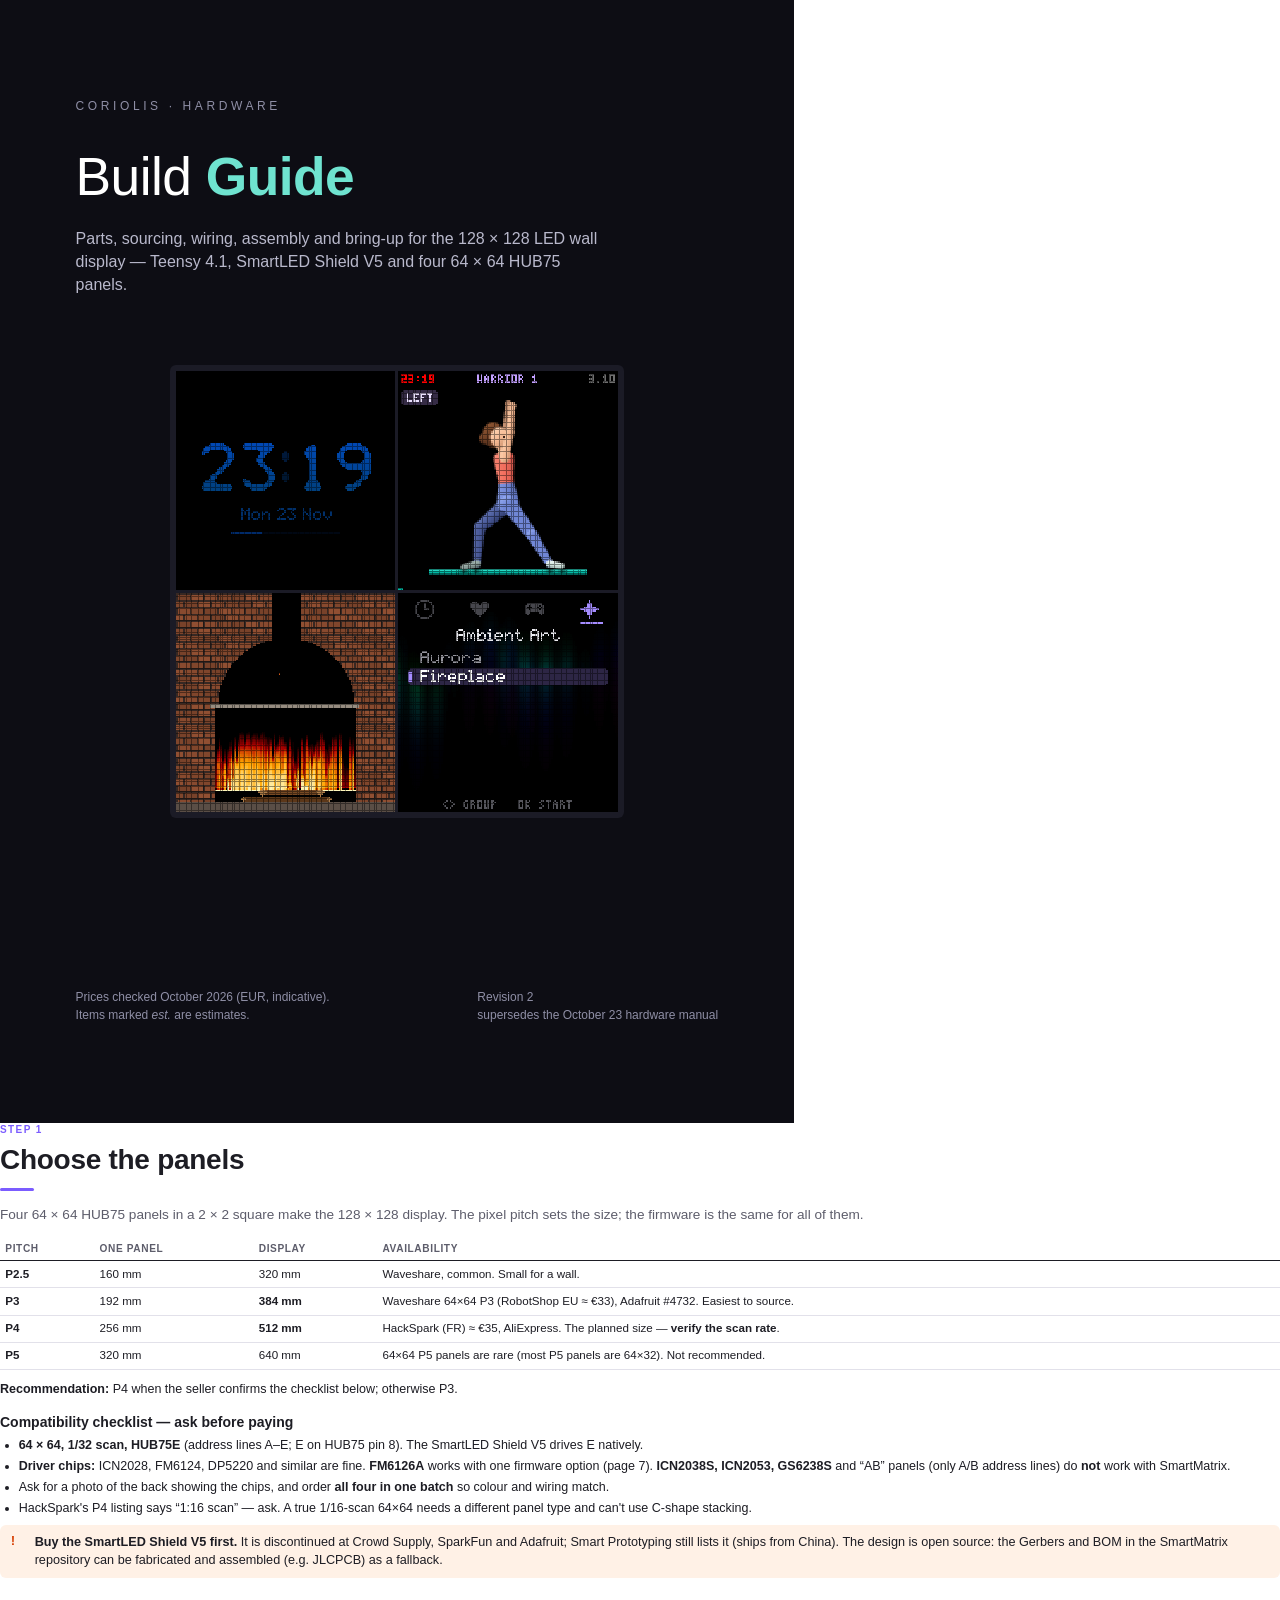
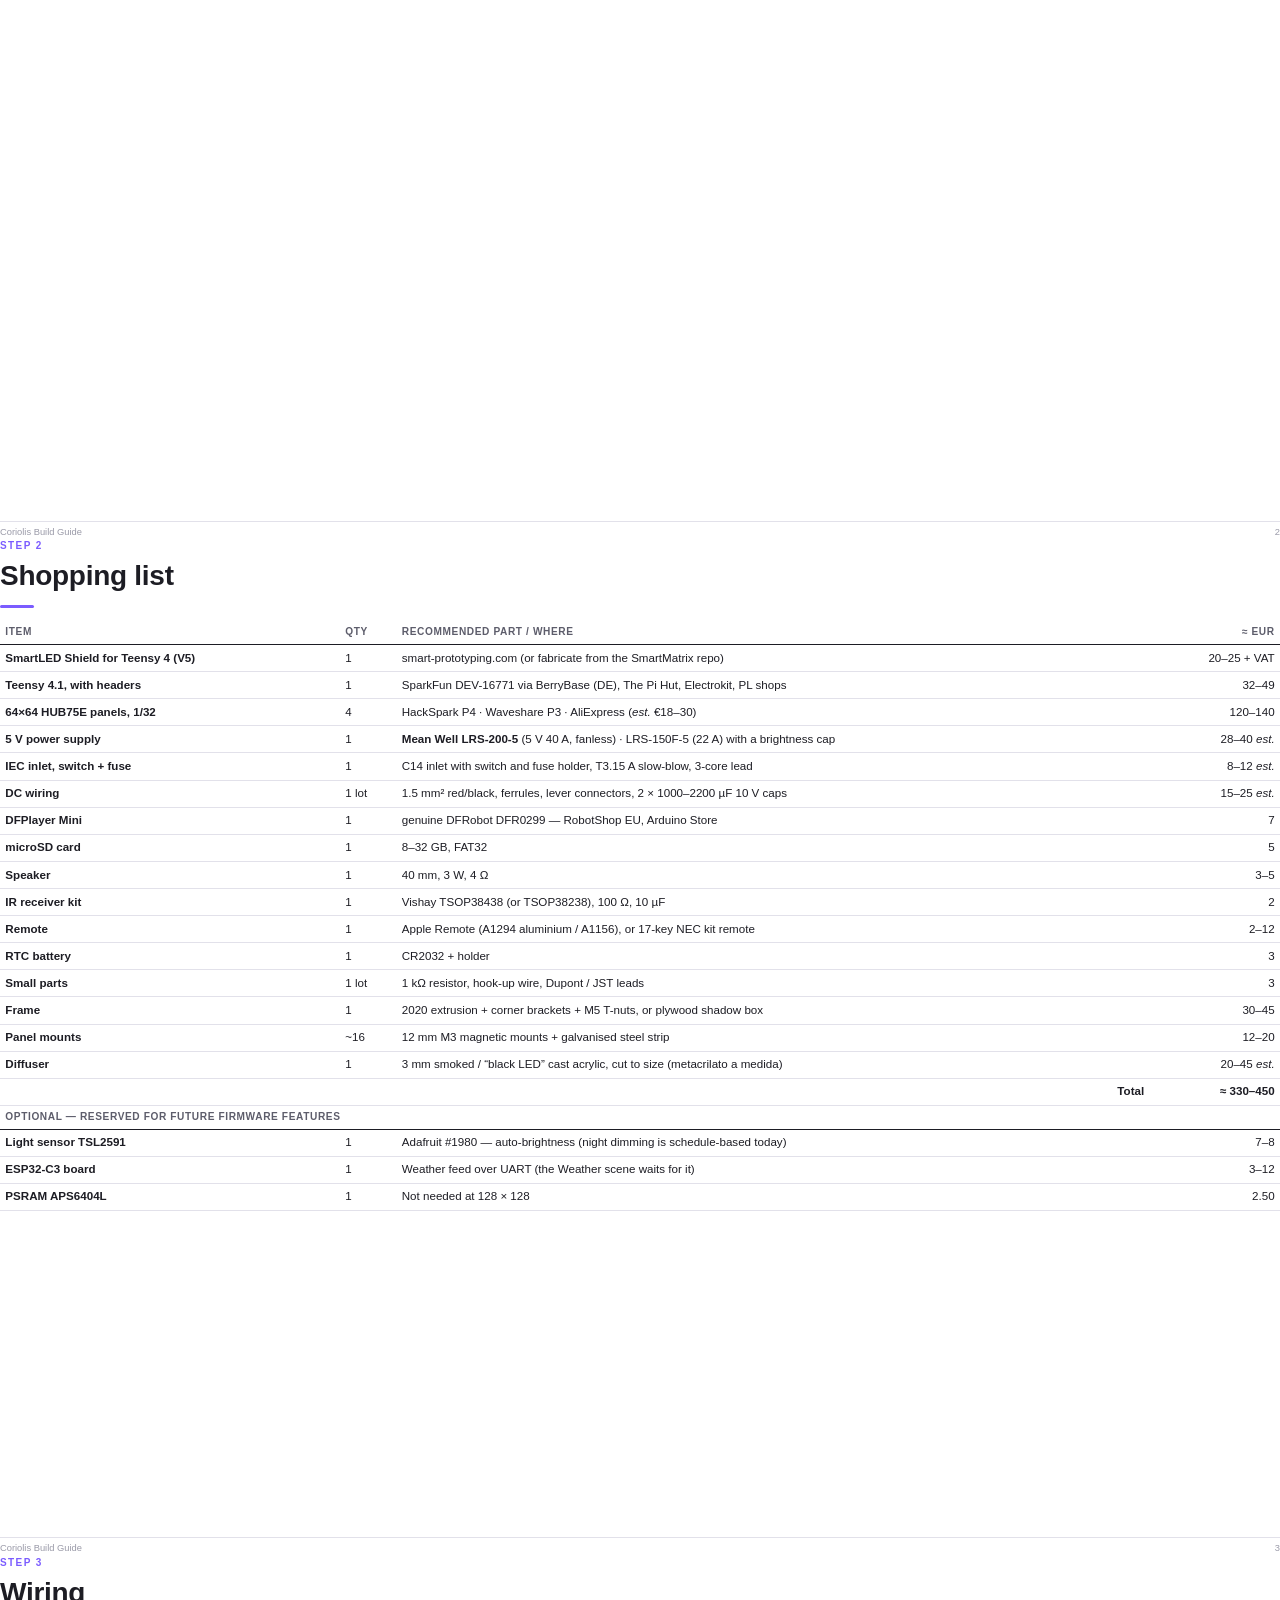
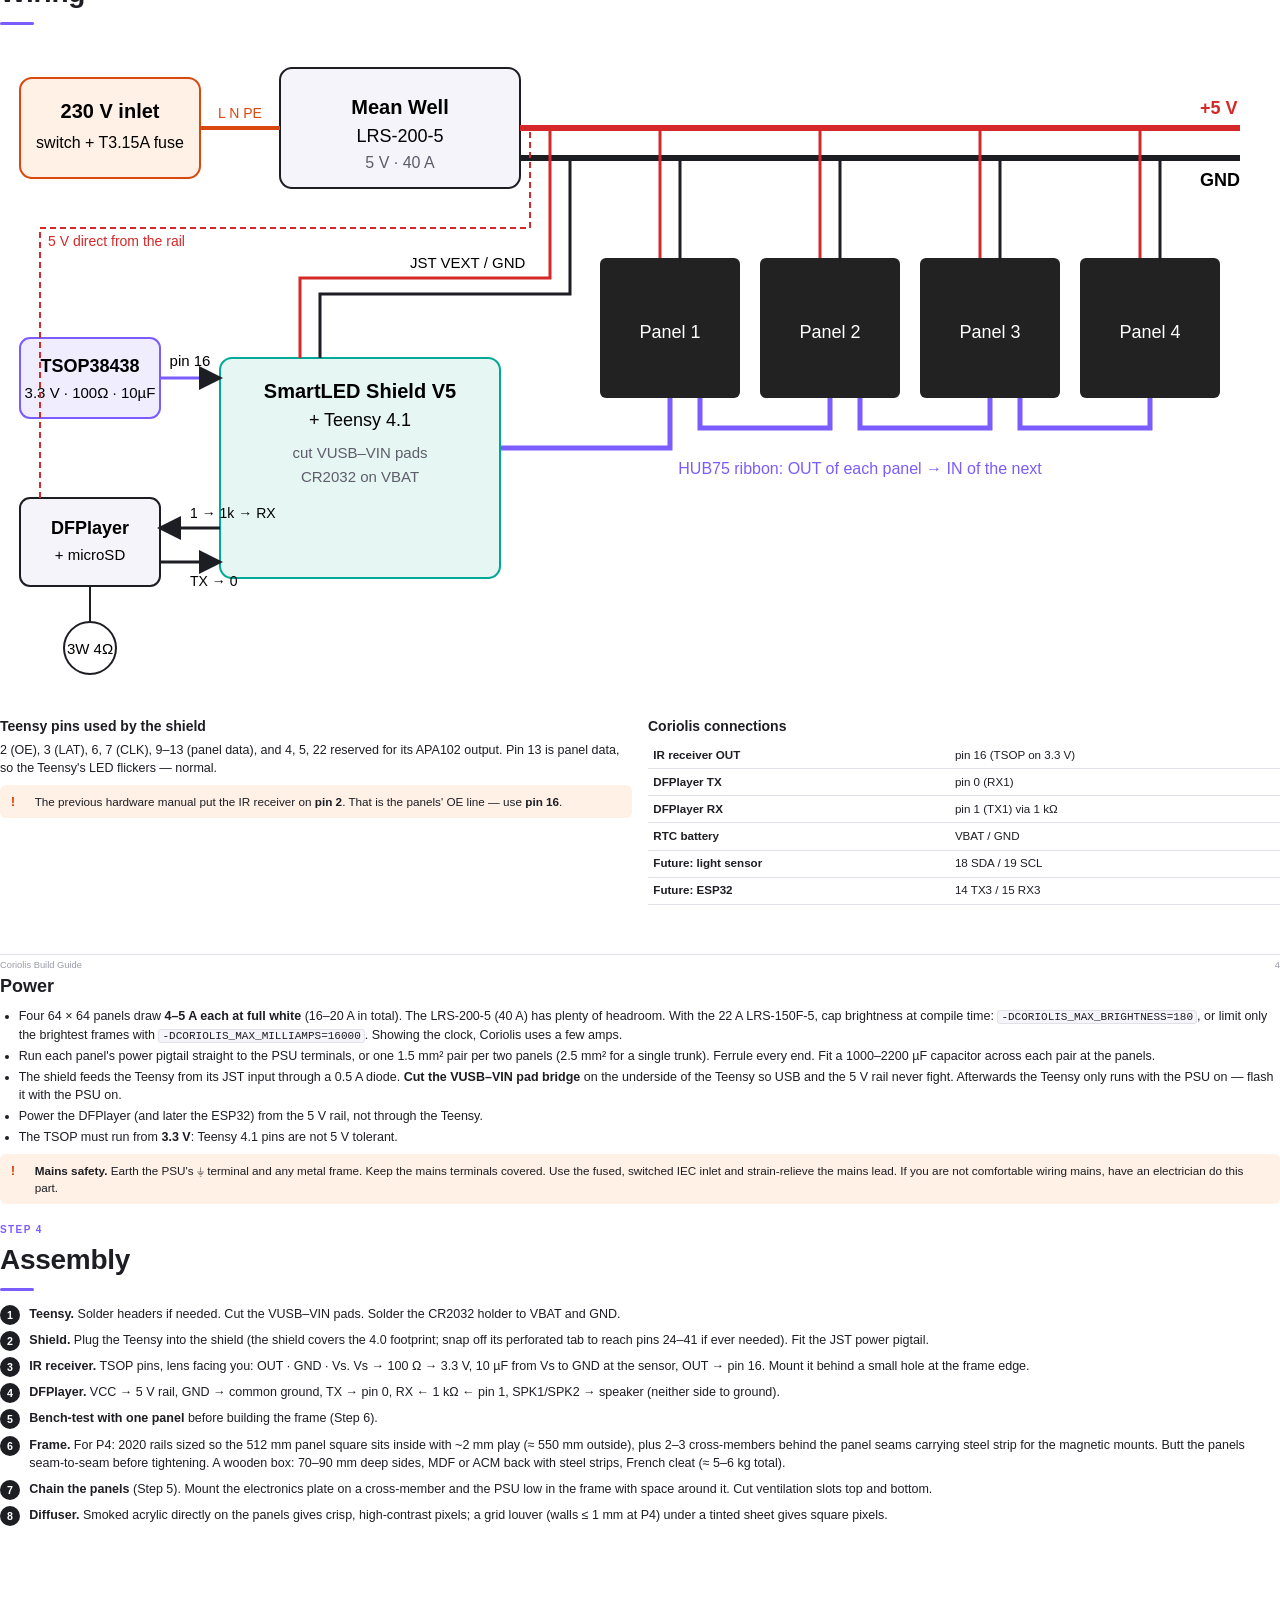
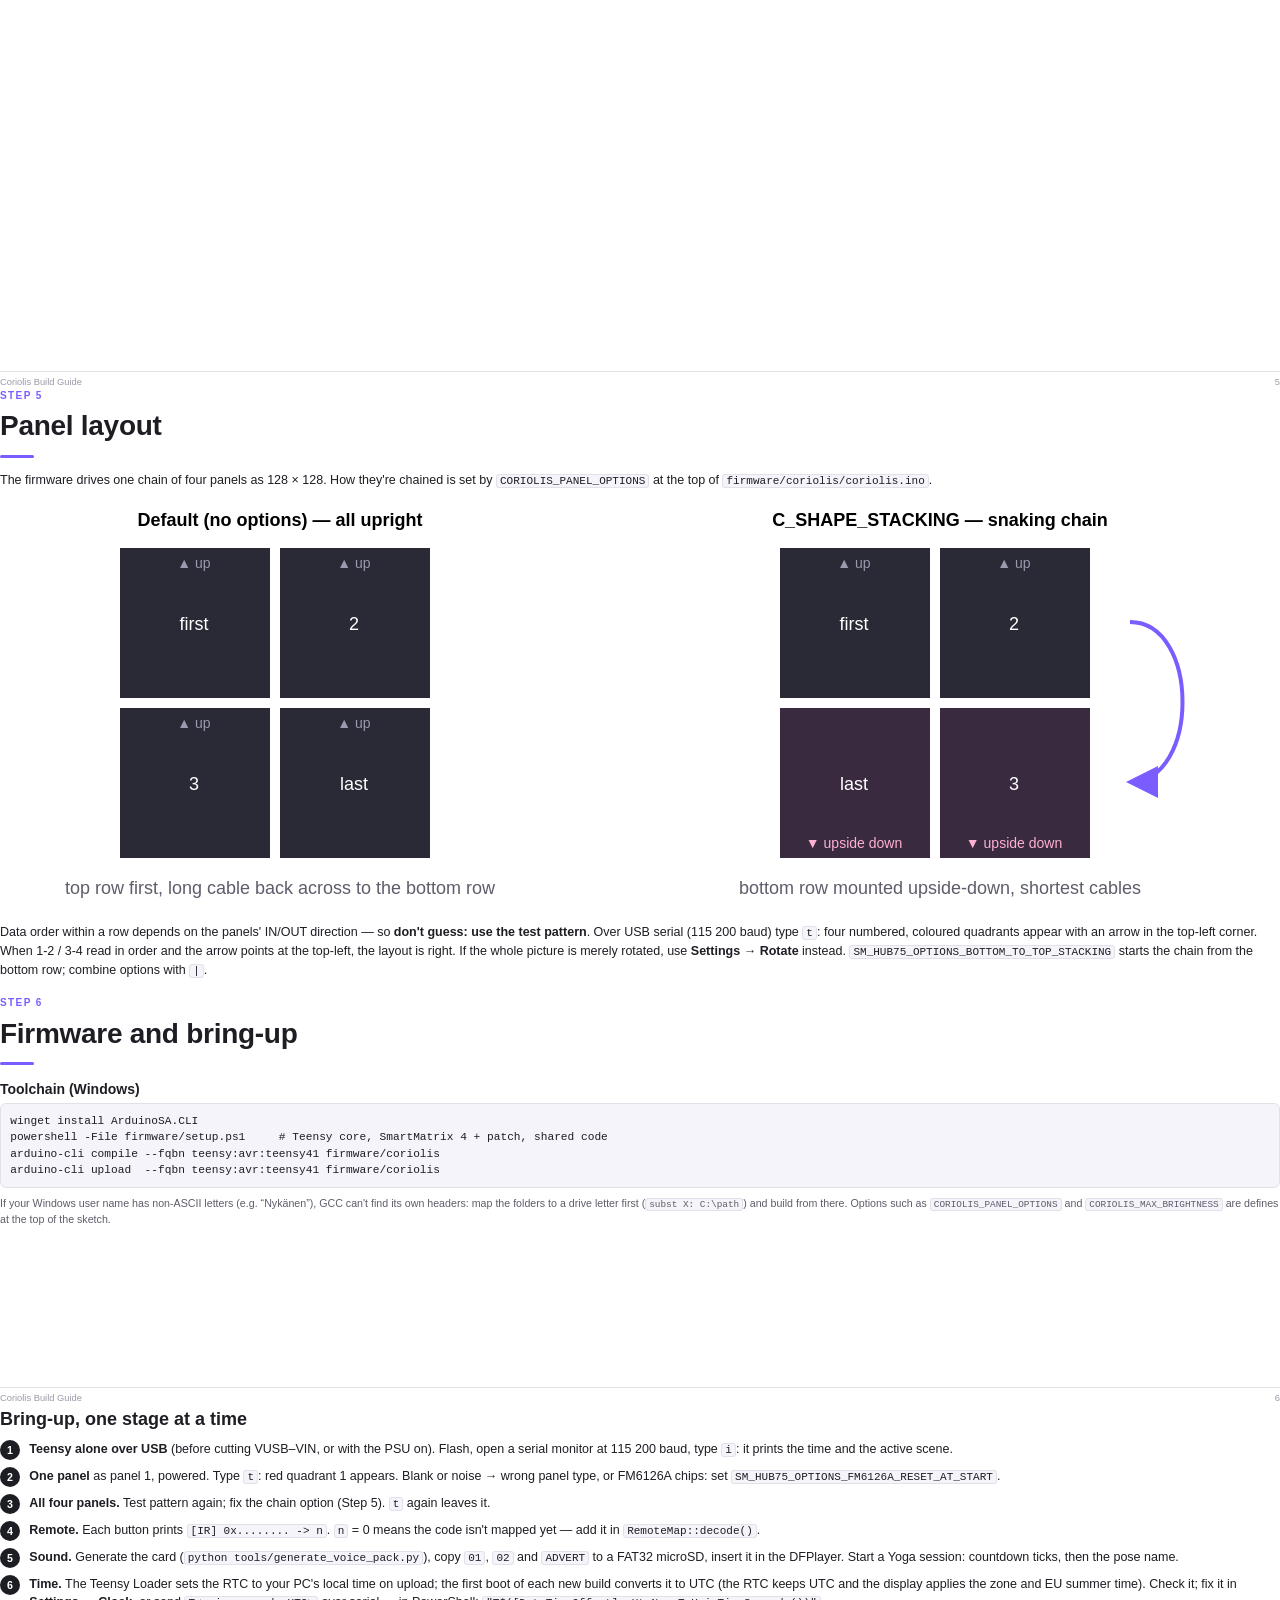
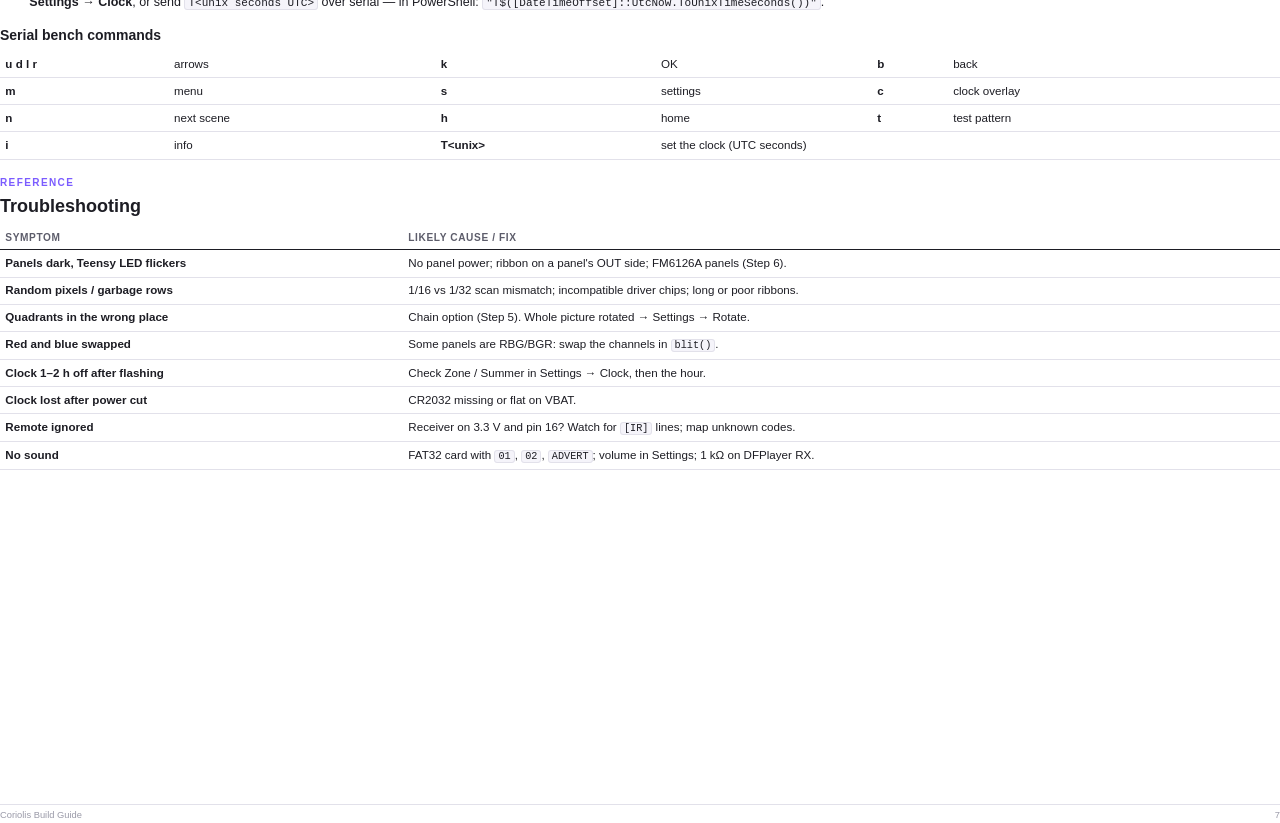
<file: docs/manual/build_guide.html>
<!doctype html>
<html lang="en">
<head>
<meta charset="utf-8">
<title>Coriolis — Build Guide</title>
<link rel="stylesheet" href="style.css">
<style>
  @page { size: A4; margin: 15mm 15mm 13mm; }
  @page cover { margin: 0; }
  body { font-size: 9.4pt; }
  .page { height: 269mm; overflow: hidden; }
  .cover { page: cover; height: 297mm; width: 210mm; background: var(--night); color: #fff; padding: 26mm 20mm; display: flex; flex-direction: column; }
  .cover .brand { font-size: 9pt; letter-spacing: 0.3em; text-transform: uppercase; color: #8f8fa6; }
  .cover h1 { font-size: 40pt; font-weight: 300; margin-top: 6mm; }
  .cover h1 b { font-weight: 600; color: #6fe3d0; }
  .cover .sub { color: #b9b9cc; font-size: 12pt; margin-top: 3mm; max-width: 140mm; }
  .cover .hero { display: grid; grid-template-columns: 1fr 1fr; gap: 3px; width: 120mm; margin: 18mm auto 0; padding: 6px; background: #1b1b26; border-radius: 6px; }
  .cover .hero img { width: 100%; display: block; image-rendering: pixelated; }
  .cover .bottom { margin-top: auto; display: flex; justify-content: space-between; color: #8f8fa6; font-size: 9pt; }
  .cols { display: grid; grid-template-columns: 1fr 1fr; gap: 12pt; }
  td.price { white-space: nowrap; text-align: right; }
  .big-warn { font-size: 9.5pt; }
  svg text { font-family: "Segoe UI", sans-serif; }
</style>
</head>
<body>

<section class="page cover">
  <div class="brand">Coriolis · hardware</div>
  <h1>Build <b>Guide</b></h1>
  <div class="sub">Parts, sourcing, wiring, assembly and bring-up for the 128 × 128 LED wall display — Teensy 4.1, SmartLED Shield V5 and four 64 × 64 HUB75 panels.</div>
  <div class="hero">
    <img src="../screenshots/clock.png" alt=""><img src="../screenshots/yoga.png" alt="">
    <img src="../screenshots/fireplace.png" alt=""><img src="../screenshots/launcher.png" alt="">
  </div>
  <div class="bottom"><span>Prices checked October 2026 (EUR, indicative).<br>Items marked <i>est.</i> are estimates.</span><span>Revision 2<br>supersedes the October 23 hardware manual</span></div>
</section>

<!-- ======================= 1 SIZE + PANELS ======================= -->
<section class="page">
  <div class="chapter-tag">Step 1</div>
  <h1>Choose the panels</h1>
  <div class="rule"></div>
  <p class="lede">Four 64 × 64 HUB75 panels in a 2 × 2 square make the 128 × 128 display. The pixel pitch sets the size; the firmware is the same for all of them.</p>
  <table>
    <tr><th>Pitch</th><th>One panel</th><th>Display</th><th>Availability</th></tr>
    <tr><td class="k">P2.5</td><td>160 mm</td><td>320 mm</td><td>Waveshare, common. Small for a wall.</td></tr>
    <tr><td class="k">P3</td><td>192 mm</td><td><b>384 mm</b></td><td>Waveshare 64×64 P3 (RobotShop EU ≈ €33), Adafruit #4732. Easiest to source.</td></tr>
    <tr><td class="k">P4</td><td>256 mm</td><td><b>512 mm</b></td><td>HackSpark (FR) ≈ €35, AliExpress. The planned size — <b>verify the scan rate</b>.</td></tr>
    <tr><td class="k">P5</td><td>320 mm</td><td>640 mm</td><td>64×64 P5 panels are rare (most P5 panels are 64×32). Not recommended.</td></tr>
  </table>
  <p><b>Recommendation:</b> P4 when the seller confirms the checklist below; otherwise P3.</p>
  <h3>Compatibility checklist — ask before paying</h3>
  <ul>
    <li><b>64 × 64, 1/32 scan, HUB75E</b> (address lines A–E; E on HUB75 pin 8). The SmartLED Shield V5 drives E natively.</li>
    <li><b>Driver chips:</b> ICN2028, FM6124, DP5220 and similar are fine. <b>FM6126A</b> works with one firmware option (page 7). <b>ICN2038S, ICN2053, GS6238S</b> and “AB” panels (only A/B address lines) do <b>not</b> work with SmartMatrix.</li>
    <li>Ask for a photo of the back showing the chips, and order <b>all four in one batch</b> so colour and wiring match.</li>
    <li>HackSpark's P4 listing says “1:16 scan” — ask. A true 1/16-scan 64×64 needs a different panel type and can't use C-shape stacking.</li>
  </ul>
  <div class="warn big-warn"><b>Buy the SmartLED Shield V5 first.</b> It is discontinued at Crowd Supply, SparkFun and Adafruit; Smart Prototyping still lists it (ships from China). The design is open source: the Gerbers and BOM in the SmartMatrix repository can be fabricated and assembled (e.g. JLCPCB) as a fallback.</div>
  <div class="footer"><span>Coriolis Build Guide</span><span>2</span></div>
</section>

<!-- ======================= 2 SHOPPING LIST ======================= -->
<section class="page">
  <div class="chapter-tag">Step 2</div>
  <h1>Shopping list</h1>
  <div class="rule"></div>
  <table>
    <tr><th>Item</th><th>Qty</th><th>Recommended part / where</th><th style="text-align:right">≈ EUR</th></tr>
    <tr><td class="k">SmartLED Shield for Teensy 4 (V5)</td><td>1</td><td>smart-prototyping.com (or fabricate from the SmartMatrix repo)</td><td class="price">20–25 + VAT</td></tr>
    <tr><td class="k">Teensy 4.1, with headers</td><td>1</td><td>SparkFun DEV-16771 via BerryBase (DE), The Pi Hut, Electrokit, PL shops</td><td class="price">32–49</td></tr>
    <tr><td class="k">64×64 HUB75E panels, 1/32</td><td>4</td><td>HackSpark P4 · Waveshare P3 · AliExpress (<i>est.</i> €18–30)</td><td class="price">120–140</td></tr>
    <tr><td class="k">5 V power supply</td><td>1</td><td><b>Mean Well LRS-200-5</b> (5 V 40 A, fanless) · LRS-150F-5 (22 A) with a brightness cap</td><td class="price">28–40 <i>est.</i></td></tr>
    <tr><td class="k">IEC inlet, switch + fuse</td><td>1</td><td>C14 inlet with switch and fuse holder, T3.15 A slow-blow, 3-core lead</td><td class="price">8–12 <i>est.</i></td></tr>
    <tr><td class="k">DC wiring</td><td>1 lot</td><td>1.5 mm² red/black, ferrules, lever connectors, 2 × 1000–2200 µF 10 V caps</td><td class="price">15–25 <i>est.</i></td></tr>
    <tr><td class="k">DFPlayer Mini</td><td>1</td><td>genuine DFRobot DFR0299 — RobotShop EU, Arduino Store</td><td class="price">7</td></tr>
    <tr><td class="k">microSD card</td><td>1</td><td>8–32 GB, FAT32</td><td class="price">5</td></tr>
    <tr><td class="k">Speaker</td><td>1</td><td>40 mm, 3 W, 4 Ω</td><td class="price">3–5</td></tr>
    <tr><td class="k">IR receiver kit</td><td>1</td><td>Vishay TSOP38438 (or TSOP38238), 100 Ω, 10 µF</td><td class="price">2</td></tr>
    <tr><td class="k">Remote</td><td>1</td><td>Apple Remote (A1294 aluminium / A1156), or 17-key NEC kit remote</td><td class="price">2–12</td></tr>
    <tr><td class="k">RTC battery</td><td>1</td><td>CR2032 + holder</td><td class="price">3</td></tr>
    <tr><td class="k">Small parts</td><td>1 lot</td><td>1 kΩ resistor, hook-up wire, Dupont / JST leads</td><td class="price">3</td></tr>
    <tr><td class="k">Frame</td><td>1</td><td>2020 extrusion + corner brackets + M5 T-nuts, or plywood shadow box</td><td class="price">30–45</td></tr>
    <tr><td class="k">Panel mounts</td><td>~16</td><td>12 mm M3 magnetic mounts + galvanised steel strip</td><td class="price">12–20</td></tr>
    <tr><td class="k">Diffuser</td><td>1</td><td>3 mm smoked / “black LED” cast acrylic, cut to size (metacrilato a medida)</td><td class="price">20–45 <i>est.</i></td></tr>
    <tr><td colspan="3" style="text-align:right;font-weight:600">Total</td><td class="price" style="font-weight:700">≈ 330–450</td></tr>
    <tr><th colspan="4">Optional — reserved for future firmware features</th></tr>
    <tr><td class="k">Light sensor TSL2591</td><td>1</td><td>Adafruit #1980 — auto-brightness (night dimming is schedule-based today)</td><td class="price">7–8</td></tr>
    <tr><td class="k">ESP32-C3 board</td><td>1</td><td>Weather feed over UART (the Weather scene waits for it)</td><td class="price">3–12</td></tr>
    <tr><td class="k">PSRAM APS6404L</td><td>1</td><td>Not needed at 128 × 128</td><td class="price">2.50</td></tr>
  </table>
  <div class="footer"><span>Coriolis Build Guide</span><span>3</span></div>
</section>

<!-- ======================= 3 WIRING ======================= -->
<section class="page">
  <div class="chapter-tag">Step 3</div>
  <h1>Wiring</h1>
  <div class="rule"></div>
  <svg width="100%" viewBox="0 0 640 330" xmlns="http://www.w3.org/2000/svg">
    <defs><marker id="ar" markerWidth="8" markerHeight="8" refX="7" refY="4" orient="auto"><path d="M0,0 L8,4 L0,8z" fill="#1d1d24"/></marker></defs>
    <!-- mains -->
    <rect x="10" y="20" width="90" height="50" rx="6" fill="#fff1e6" stroke="#d9480f"/>
    <text x="55" y="40" font-size="10" text-anchor="middle" font-weight="600">230 V inlet</text>
    <text x="55" y="55" font-size="8" text-anchor="middle">switch + T3.15A fuse</text>
    <rect x="140" y="15" width="120" height="60" rx="6" fill="#f5f4fa" stroke="#1d1d24"/>
    <text x="200" y="38" font-size="10" text-anchor="middle" font-weight="600">Mean Well</text>
    <text x="200" y="52" font-size="9" text-anchor="middle">LRS-200-5</text>
    <text x="200" y="65" font-size="8" text-anchor="middle" fill="#5d5d6b">5 V · 40 A</text>
    <path d="M100 45 H140" stroke="#d9480f" stroke-width="2"/><text x="120" y="40" font-size="7" text-anchor="middle" fill="#d9480f">L N PE</text>
    <!-- 5V rail -->
    <path d="M260 45 H620" stroke="#d62828" stroke-width="3"/><text x="600" y="38" font-size="9" fill="#d62828" font-weight="600">+5 V</text>
    <path d="M260 60 H620" stroke="#1d1d24" stroke-width="3"/><text x="600" y="74" font-size="9" font-weight="600">GND</text>
    <!-- panels -->
    <g font-size="9" text-anchor="middle">
      <rect x="300" y="110" width="70" height="70" fill="#222" rx="3"/><text x="335" y="150" fill="#fff">Panel 1</text>
      <rect x="380" y="110" width="70" height="70" fill="#222" rx="3"/><text x="415" y="150" fill="#fff">Panel 2</text>
      <rect x="460" y="110" width="70" height="70" fill="#222" rx="3"/><text x="495" y="150" fill="#fff">Panel 3</text>
      <rect x="540" y="110" width="70" height="70" fill="#222" rx="3"/><text x="575" y="150" fill="#fff">Panel 4</text>
    </g>
    <g stroke="#d62828" stroke-width="1.5"><path d="M330 45 V110"/><path d="M410 45 V110"/><path d="M490 45 V110"/><path d="M570 45 V110"/></g>
    <g stroke="#1d1d24" stroke-width="1.5"><path d="M340 60 V110"/><path d="M420 60 V110"/><path d="M500 60 V110"/><path d="M580 60 V110"/></g>
    <g stroke="#7b5cff" stroke-width="2.5" fill="none"><path d="M250 205 H335 V180"/><path d="M350 180 V195 H415 V180"/><path d="M430 180 V195 H495 V180"/><path d="M510 180 V195 H575 V180"/></g>
    <text x="430" y="218" font-size="8" fill="#7b5cff" text-anchor="middle">HUB75 ribbon: OUT of each panel → IN of the next</text>
    <!-- controller -->
    <rect x="110" y="160" width="140" height="110" rx="6" fill="#e6f6f3" stroke="#00a896"/>
    <text x="180" y="180" font-size="10" text-anchor="middle" font-weight="600">SmartLED Shield V5</text>
    <text x="180" y="194" font-size="9" text-anchor="middle">+ Teensy 4.1</text>
    <text x="180" y="210" font-size="7.5" text-anchor="middle" fill="#5d5d6b">cut VUSB–VIN pads</text>
    <text x="180" y="222" font-size="7.5" text-anchor="middle" fill="#5d5d6b">CR2032 on VBAT</text>
    <path d="M150 160 V120 H275 V45" stroke="#d62828" stroke-width="1.5" fill="none"/>
    <path d="M160 160 V128 H285 V60" stroke="#1d1d24" stroke-width="1.5" fill="none"/>
    <text x="205" y="115" font-size="7.5">JST VEXT / GND</text>
    <!-- IR -->
    <rect x="10" y="150" width="70" height="40" rx="5" fill="#f0edff" stroke="#7b5cff"/>
    <text x="45" y="167" font-size="9" text-anchor="middle" font-weight="600">TSOP38438</text>
    <text x="45" y="180" font-size="7.5" text-anchor="middle">3.3 V · 100Ω · 10µF</text>
    <path d="M80 170 H110" stroke="#7b5cff" stroke-width="1.5" marker-end="url(#ar)"/><text x="95" y="164" font-size="7.5" text-anchor="middle">pin 16</text>
    <!-- DFPlayer -->
    <rect x="10" y="230" width="70" height="44" rx="5" fill="#f5f4fa" stroke="#1d1d24"/>
    <text x="45" y="248" font-size="9" text-anchor="middle" font-weight="600">DFPlayer</text>
    <text x="45" y="261" font-size="7.5" text-anchor="middle">+ microSD</text>
    <path d="M110 245 H80" stroke="#1d1d24" stroke-width="1.5" marker-end="url(#ar)"/><text x="95" y="240" font-size="7">1 → 1k → RX</text>
    <path d="M80 262 H110" stroke="#1d1d24" stroke-width="1.5" marker-end="url(#ar)"/><text x="95" y="274" font-size="7">TX → 0</text>
    <circle cx="45" cy="305" r="13" fill="#fff" stroke="#1d1d24"/><text x="45" y="308" font-size="7.5" text-anchor="middle">3W 4Ω</text>
    <path d="M45 274 V292" stroke="#1d1d24"/>
    <path d="M20 230 V95 H265 V45" stroke="#d62828" stroke-width="1" fill="none" stroke-dasharray="3 2"/>
    <text x="24" y="104" font-size="7" fill="#d62828">5 V direct from the rail</text>
  </svg>
  <div class="cols">
    <div>
      <h3>Teensy pins used by the shield</h3>
      <p>2 (OE), 3 (LAT), 6, 7 (CLK), 9–13 (panel data), and 4, 5, 22 reserved for its APA102 output. Pin 13 is panel data, so the Teensy's LED flickers — normal.</p>
      <div class="warn">The previous hardware manual put the IR receiver on <b>pin 2</b>. That is the panels' OE line — use <b>pin 16</b>.</div>
    </div>
    <div>
      <h3>Coriolis connections</h3>
      <table>
        <tr><td class="k">IR receiver OUT</td><td>pin 16 (TSOP on 3.3 V)</td></tr>
        <tr><td class="k">DFPlayer TX</td><td>pin 0 (RX1)</td></tr>
        <tr><td class="k">DFPlayer RX</td><td>pin 1 (TX1) via 1 kΩ</td></tr>
        <tr><td class="k">RTC battery</td><td>VBAT / GND</td></tr>
        <tr><td class="k">Future: light sensor</td><td>18 SDA / 19 SCL</td></tr>
        <tr><td class="k">Future: ESP32</td><td>14 TX3 / 15 RX3</td></tr>
      </table>
    </div>
  </div>
  <div class="footer"><span>Coriolis Build Guide</span><span>4</span></div>
</section>

<!-- ======================= 4 POWER ======================= -->
<section class="page">
  <h2>Power</h2>
  <ul>
    <li>Four 64 × 64 panels draw <b>4–5 A each at full white</b> (16–20 A in total). The LRS-200-5 (40 A) has plenty of headroom. With the 22 A LRS-150F-5, cap brightness at compile time: <code>-DCORIOLIS_MAX_BRIGHTNESS=180</code>, or limit only the brightest frames with <code>-DCORIOLIS_MAX_MILLIAMPS=16000</code>. Showing the clock, Coriolis uses a few amps.</li>
    <li>Run each panel's power pigtail straight to the PSU terminals, or one 1.5 mm² pair per two panels (2.5 mm² for a single trunk). Ferrule every end. Fit a 1000–2200 µF capacitor across each pair at the panels.</li>
    <li>The shield feeds the Teensy from its JST input through a 0.5 A diode. <b>Cut the VUSB–VIN pad bridge</b> on the underside of the Teensy so USB and the 5 V rail never fight. Afterwards the Teensy only runs with the PSU on — flash it with the PSU on.</li>
    <li>Power the DFPlayer (and later the ESP32) from the 5 V rail, not through the Teensy.</li>
    <li>The TSOP must run from <b>3.3 V</b>: Teensy 4.1 pins are not 5 V tolerant.</li>
  </ul>
  <div class="warn"><b>Mains safety.</b> Earth the PSU's ⏚ terminal and any metal frame. Keep the mains terminals covered. Use the fused, switched IEC inlet and strain-relieve the mains lead. If you are not comfortable wiring mains, have an electrician do this part.</div>

  <div class="chapter-tag" style="margin-top:14pt">Step 4</div>
  <h1>Assembly</h1>
  <div class="rule"></div>
  <ol class="steps">
    <li><b>Teensy.</b> Solder headers if needed. Cut the VUSB–VIN pads. Solder the CR2032 holder to VBAT and GND.</li>
    <li><b>Shield.</b> Plug the Teensy into the shield (the shield covers the 4.0 footprint; snap off its perforated tab to reach pins 24–41 if ever needed). Fit the JST power pigtail.</li>
    <li><b>IR receiver.</b> TSOP pins, lens facing you: OUT · GND · Vs. Vs → 100 Ω → 3.3 V, 10 µF from Vs to GND at the sensor, OUT → pin 16. Mount it behind a small hole at the frame edge.</li>
    <li><b>DFPlayer.</b> VCC → 5 V rail, GND → common ground, TX → pin 0, RX ← 1 kΩ ← pin 1, SPK1/SPK2 → speaker (neither side to ground).</li>
    <li><b>Bench-test with one panel</b> before building the frame (Step 6).</li>
    <li><b>Frame.</b> For P4: 2020 rails sized so the 512 mm panel square sits inside with ~2 mm play (≈ 550 mm outside), plus 2–3 cross-members behind the panel seams carrying steel strip for the magnetic mounts. Butt the panels seam-to-seam before tightening. A wooden box: 70–90 mm deep sides, MDF or ACM back with steel strips, French cleat (≈ 5–6 kg total).</li>
    <li><b>Chain the panels</b> (Step 5). Mount the electronics plate on a cross-member and the PSU low in the frame with space around it. Cut ventilation slots top and bottom.</li>
    <li><b>Diffuser.</b> Smoked acrylic directly on the panels gives crisp, high-contrast pixels; a grid louver (walls ≤ 1 mm at P4) under a tinted sheet gives square pixels.</li>
  </ol>
  <div class="footer"><span>Coriolis Build Guide</span><span>5</span></div>
</section>

<!-- ======================= 5 LAYOUT ======================= -->
<section class="page">
  <div class="chapter-tag">Step 5</div>
  <h1>Panel layout</h1>
  <div class="rule"></div>
  <p>The firmware drives one chain of four panels as 128 × 128. How they're chained is set by <code>CORIOLIS_PANEL_OPTIONS</code> at the top of <code>firmware/coriolis/coriolis.ino</code>.</p>
  <svg width="100%" viewBox="0 0 640 210" xmlns="http://www.w3.org/2000/svg">
    <defs><marker id="a2" markerWidth="8" markerHeight="8" refX="7" refY="4" orient="auto"><path d="M0,0 L8,4 L0,8z" fill="#7b5cff"/></marker></defs>
    <g font-size="9" text-anchor="middle">
      <text x="140" y="14" font-weight="600">Default (no options) — all upright</text>
      <rect x="60" y="25" width="75" height="75" fill="#2a2a36"/><rect x="140" y="25" width="75" height="75" fill="#2a2a36"/>
      <rect x="60" y="105" width="75" height="75" fill="#2a2a36"/><rect x="140" y="105" width="75" height="75" fill="#2a2a36"/>
      <text x="97" y="66" fill="#fff">first</text><text x="177" y="66" fill="#fff">2</text><text x="97" y="146" fill="#fff">3</text><text x="177" y="146" fill="#fff">last</text>
      <text x="97" y="35" fill="#9a9ab0" font-size="7">▲ up</text><text x="177" y="35" fill="#9a9ab0" font-size="7">▲ up</text><text x="97" y="115" fill="#9a9ab0" font-size="7">▲ up</text><text x="177" y="115" fill="#9a9ab0" font-size="7">▲ up</text>
      <text x="140" y="198" fill="#5d5d6b">top row first, long cable back across to the bottom row</text>
      <text x="470" y="14" font-weight="600">C_SHAPE_STACKING — snaking chain</text>
      <rect x="390" y="25" width="75" height="75" fill="#2a2a36"/><rect x="470" y="25" width="75" height="75" fill="#2a2a36"/>
      <rect x="390" y="105" width="75" height="75" fill="#3a2a40"/><rect x="470" y="105" width="75" height="75" fill="#3a2a40"/>
      <text x="427" y="66" fill="#fff">first</text><text x="507" y="66" fill="#fff">2</text><text x="507" y="146" fill="#fff">3</text><text x="427" y="146" fill="#fff">last</text>
      <text x="427" y="35" fill="#9a9ab0" font-size="7">▲ up</text><text x="507" y="35" fill="#9a9ab0" font-size="7">▲ up</text><text x="427" y="175" fill="#ffb0d0" font-size="7">▼ upside down</text><text x="507" y="175" fill="#ffb0d0" font-size="7">▼ upside down</text>
      <text x="470" y="198" fill="#5d5d6b">bottom row mounted upside-down, shortest cables</text>
    </g>
    <path d="M565 62 C600 62 600 142 565 142" stroke="#7b5cff" stroke-width="2" fill="none" marker-end="url(#a2)"/>
  </svg>
  <p>Data order within a row depends on the panels' IN/OUT direction — so <b>don't guess: use the test pattern</b>. Over USB serial (115 200 baud) type <code>t</code>: four numbered, coloured quadrants appear with an arrow in the top-left corner. When 1-2 / 3-4 read in order and the arrow points at the top-left, the layout is right. If the whole picture is merely rotated, use <b>Settings → Rotate</b> instead. <code>SM_HUB75_OPTIONS_BOTTOM_TO_TOP_STACKING</code> starts the chain from the bottom row; combine options with <code>|</code>.</p>

  <div class="chapter-tag" style="margin-top:12pt">Step 6</div>
  <h1>Firmware and bring-up</h1>
  <div class="rule"></div>
  <h3>Toolchain (Windows)</h3>
<pre style="background:var(--panel);border:1px solid var(--rule);border-radius:6px;padding:7pt;font-size:8.4pt;font-family:Consolas,monospace;margin:0 0 6pt">winget install ArduinoSA.CLI
powershell -File firmware/setup.ps1     # Teensy core, SmartMatrix 4 + patch, shared code
arduino-cli compile --fqbn teensy:avr:teensy41 firmware/coriolis
arduino-cli upload  --fqbn teensy:avr:teensy41 firmware/coriolis</pre>
  <p class="small">If your Windows user name has non-ASCII letters (e.g. “Nykänen”), GCC can't find its own headers: map the folders to a drive letter first (<code>subst X: C:\path</code>) and build from there. Options such as <code>CORIOLIS_PANEL_OPTIONS</code> and <code>CORIOLIS_MAX_BRIGHTNESS</code> are defines at the top of the sketch.</p>
  <div class="footer"><span>Coriolis Build Guide</span><span>6</span></div>
</section>

<!-- ======================= 6 BRING-UP ======================= -->
<section class="page">
  <h2>Bring-up, one stage at a time</h2>
  <ol class="steps">
    <li><b>Teensy alone over USB</b> (before cutting VUSB–VIN, or with the PSU on). Flash, open a serial monitor at 115 200 baud, type <code>i</code>: it prints the time and the active scene.</li>
    <li><b>One panel</b> as panel 1, powered. Type <code>t</code>: red quadrant 1 appears. Blank or noise → wrong panel type, or FM6126A chips: set <code>SM_HUB75_OPTIONS_FM6126A_RESET_AT_START</code>.</li>
    <li><b>All four panels.</b> Test pattern again; fix the chain option (Step 5). <code>t</code> again leaves it.</li>
    <li><b>Remote.</b> Each button prints <code>[IR] 0x........ -&gt; n</code>. <code>n</code> = 0 means the code isn't mapped yet — add it in <code>RemoteMap::decode()</code>.</li>
    <li><b>Sound.</b> Generate the card (<code>python tools/generate_voice_pack.py</code>), copy <code>01</code>, <code>02</code> and <code>ADVERT</code> to a FAT32 microSD, insert it in the DFPlayer. Start a Yoga session: countdown ticks, then the pose name.</li>
    <li><b>Time.</b> The Teensy Loader sets the RTC to your PC's local time on upload; the first boot of each new build converts it to UTC (the RTC keeps UTC and the display applies the zone and EU summer time). Check it; fix it in <b>Settings → Clock</b>, or send <code>T&lt;unix seconds UTC&gt;</code> over serial — in PowerShell: <code>"T$([DateTimeOffset]::UtcNow.ToUnixTimeSeconds())"</code>.</li>
  </ol>
  <h3>Serial bench commands</h3>
  <table>
    <tr><td class="k">u d l r</td><td>arrows</td><td class="k">k</td><td>OK</td><td class="k">b</td><td>back</td></tr>
    <tr><td class="k">m</td><td>menu</td><td class="k">s</td><td>settings</td><td class="k">c</td><td>clock overlay</td></tr>
    <tr><td class="k">n</td><td>next scene</td><td class="k">h</td><td>home</td><td class="k">t</td><td>test pattern</td></tr>
    <tr><td class="k">i</td><td>info</td><td class="k">T&lt;unix&gt;</td><td colspan="3">set the clock (UTC seconds)</td></tr>
  </table>

  <div class="chapter-tag" style="margin-top:12pt">Reference</div>
  <h2>Troubleshooting</h2>
  <table>
    <tr><th>Symptom</th><th>Likely cause / fix</th></tr>
    <tr><td class="k">Panels dark, Teensy LED flickers</td><td>No panel power; ribbon on a panel's OUT side; FM6126A panels (Step 6).</td></tr>
    <tr><td class="k">Random pixels / garbage rows</td><td>1/16 vs 1/32 scan mismatch; incompatible driver chips; long or poor ribbons.</td></tr>
    <tr><td class="k">Quadrants in the wrong place</td><td>Chain option (Step 5). Whole picture rotated → Settings → Rotate.</td></tr>
    <tr><td class="k">Red and blue swapped</td><td>Some panels are RBG/BGR: swap the channels in <code>blit()</code>.</td></tr>
    <tr><td class="k">Clock 1–2 h off after flashing</td><td>Check Zone / Summer in Settings → Clock, then the hour.</td></tr>
    <tr><td class="k">Clock lost after power cut</td><td>CR2032 missing or flat on VBAT.</td></tr>
    <tr><td class="k">Remote ignored</td><td>Receiver on 3.3 V and pin 16? Watch for <code>[IR]</code> lines; map unknown codes.</td></tr>
    <tr><td class="k">No sound</td><td>FAT32 card with <code>01</code>, <code>02</code>, <code>ADVERT</code>; volume in Settings; 1 kΩ on DFPlayer RX.</td></tr>
  </table>
  <div class="footer"><span>Coriolis Build Guide</span><span>7</span></div>
</section>

</body>
</html>
</file>
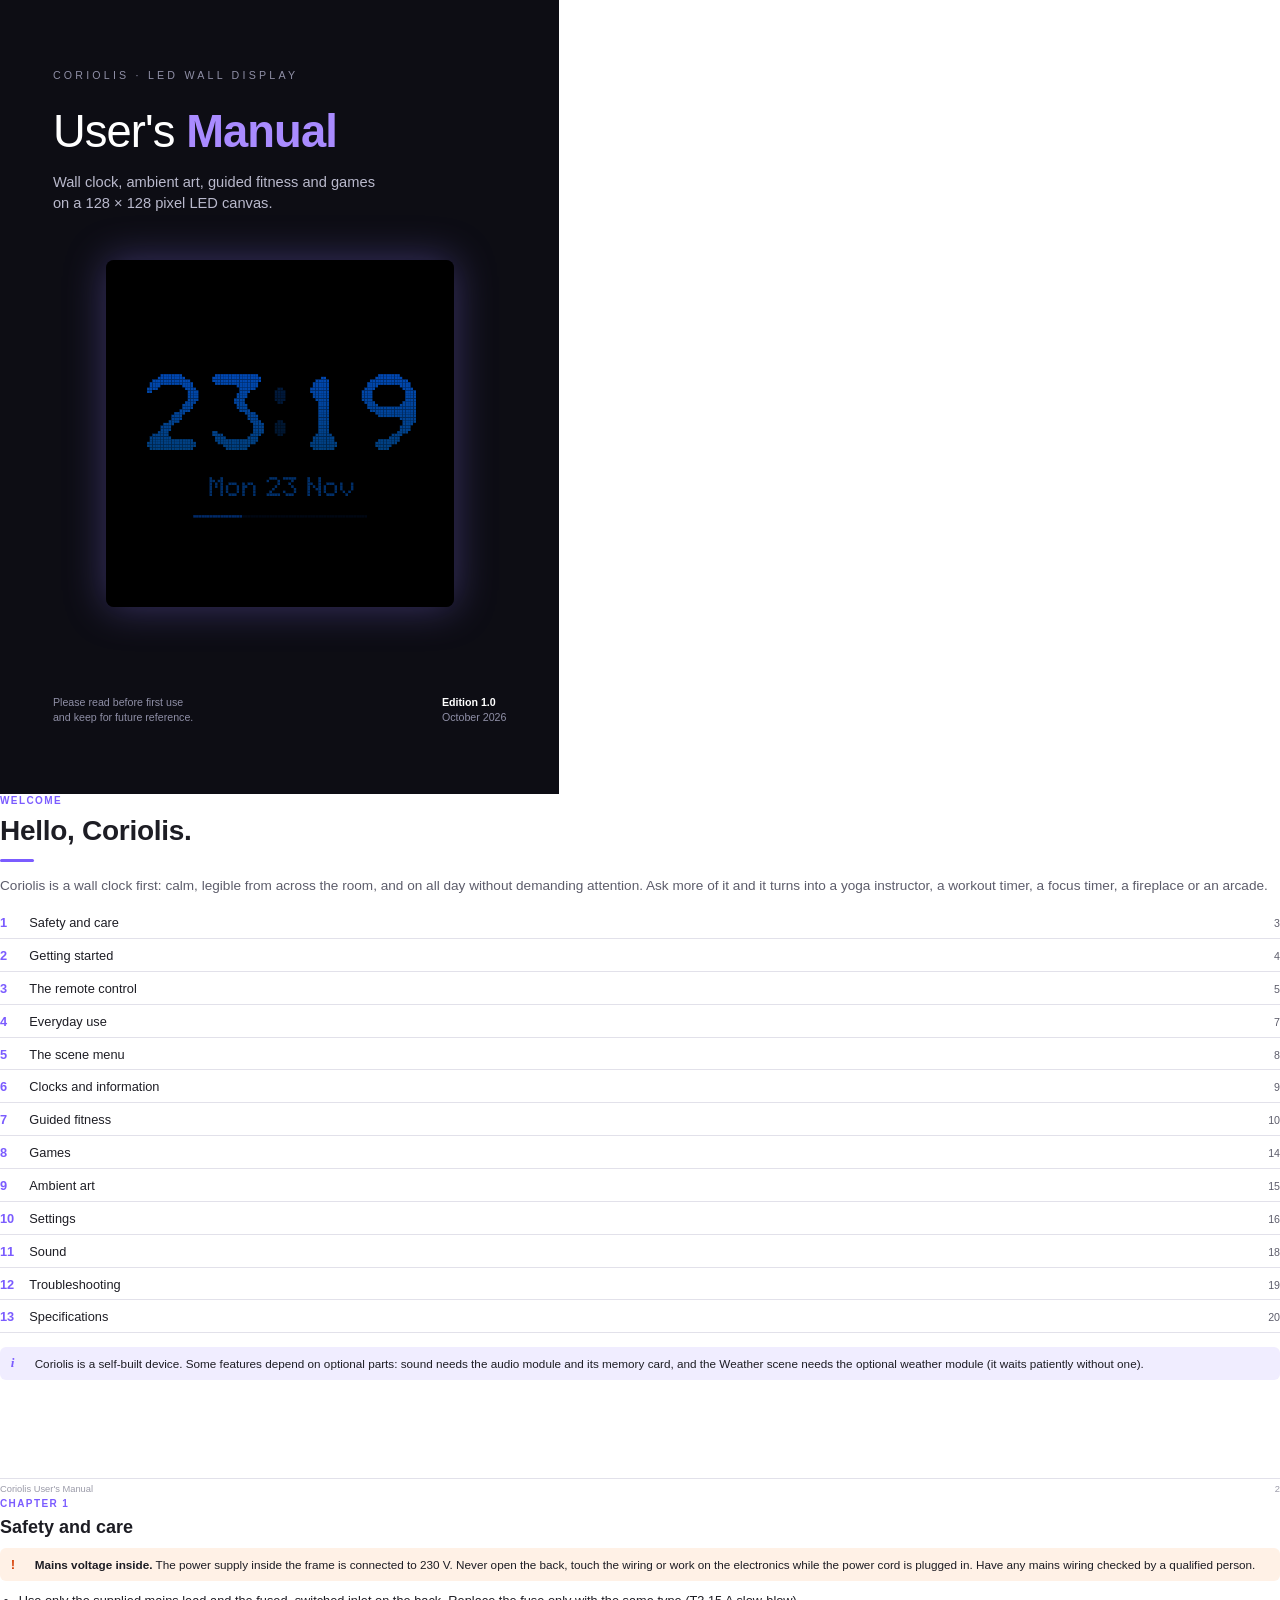
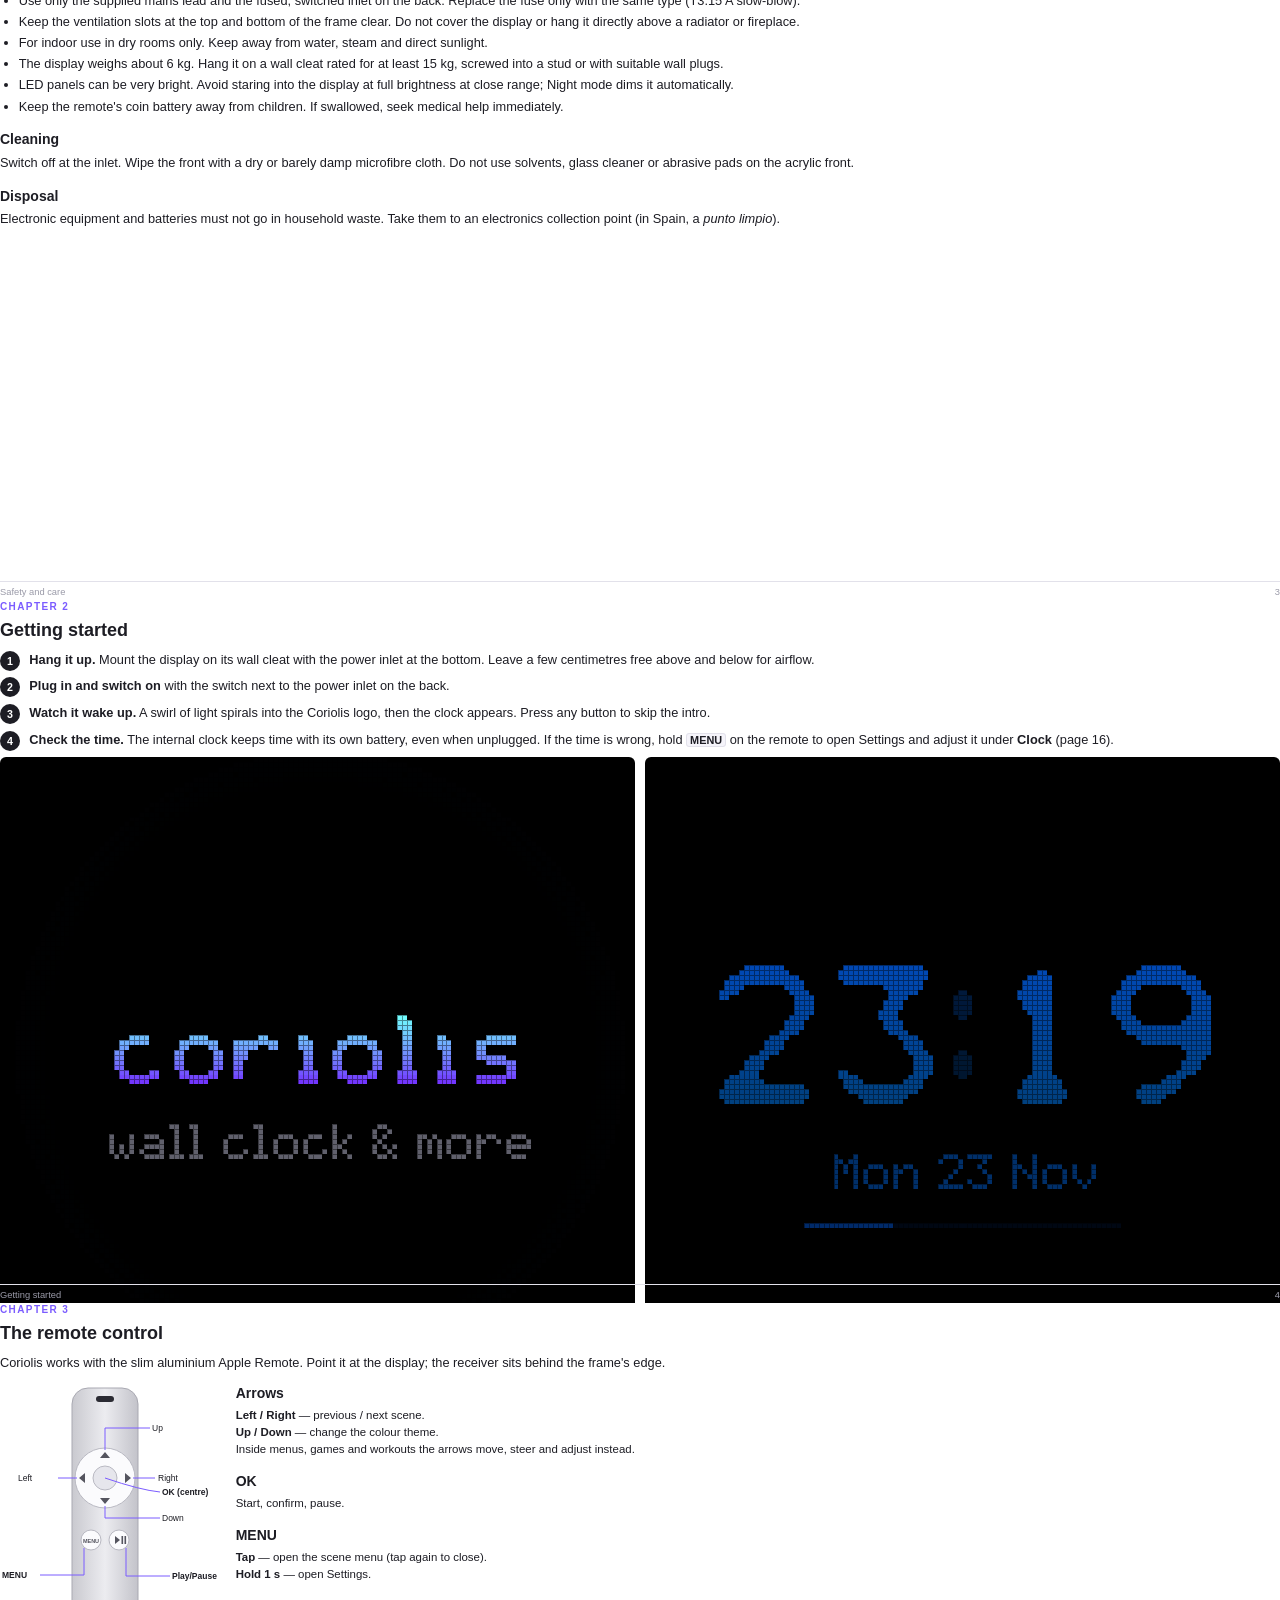
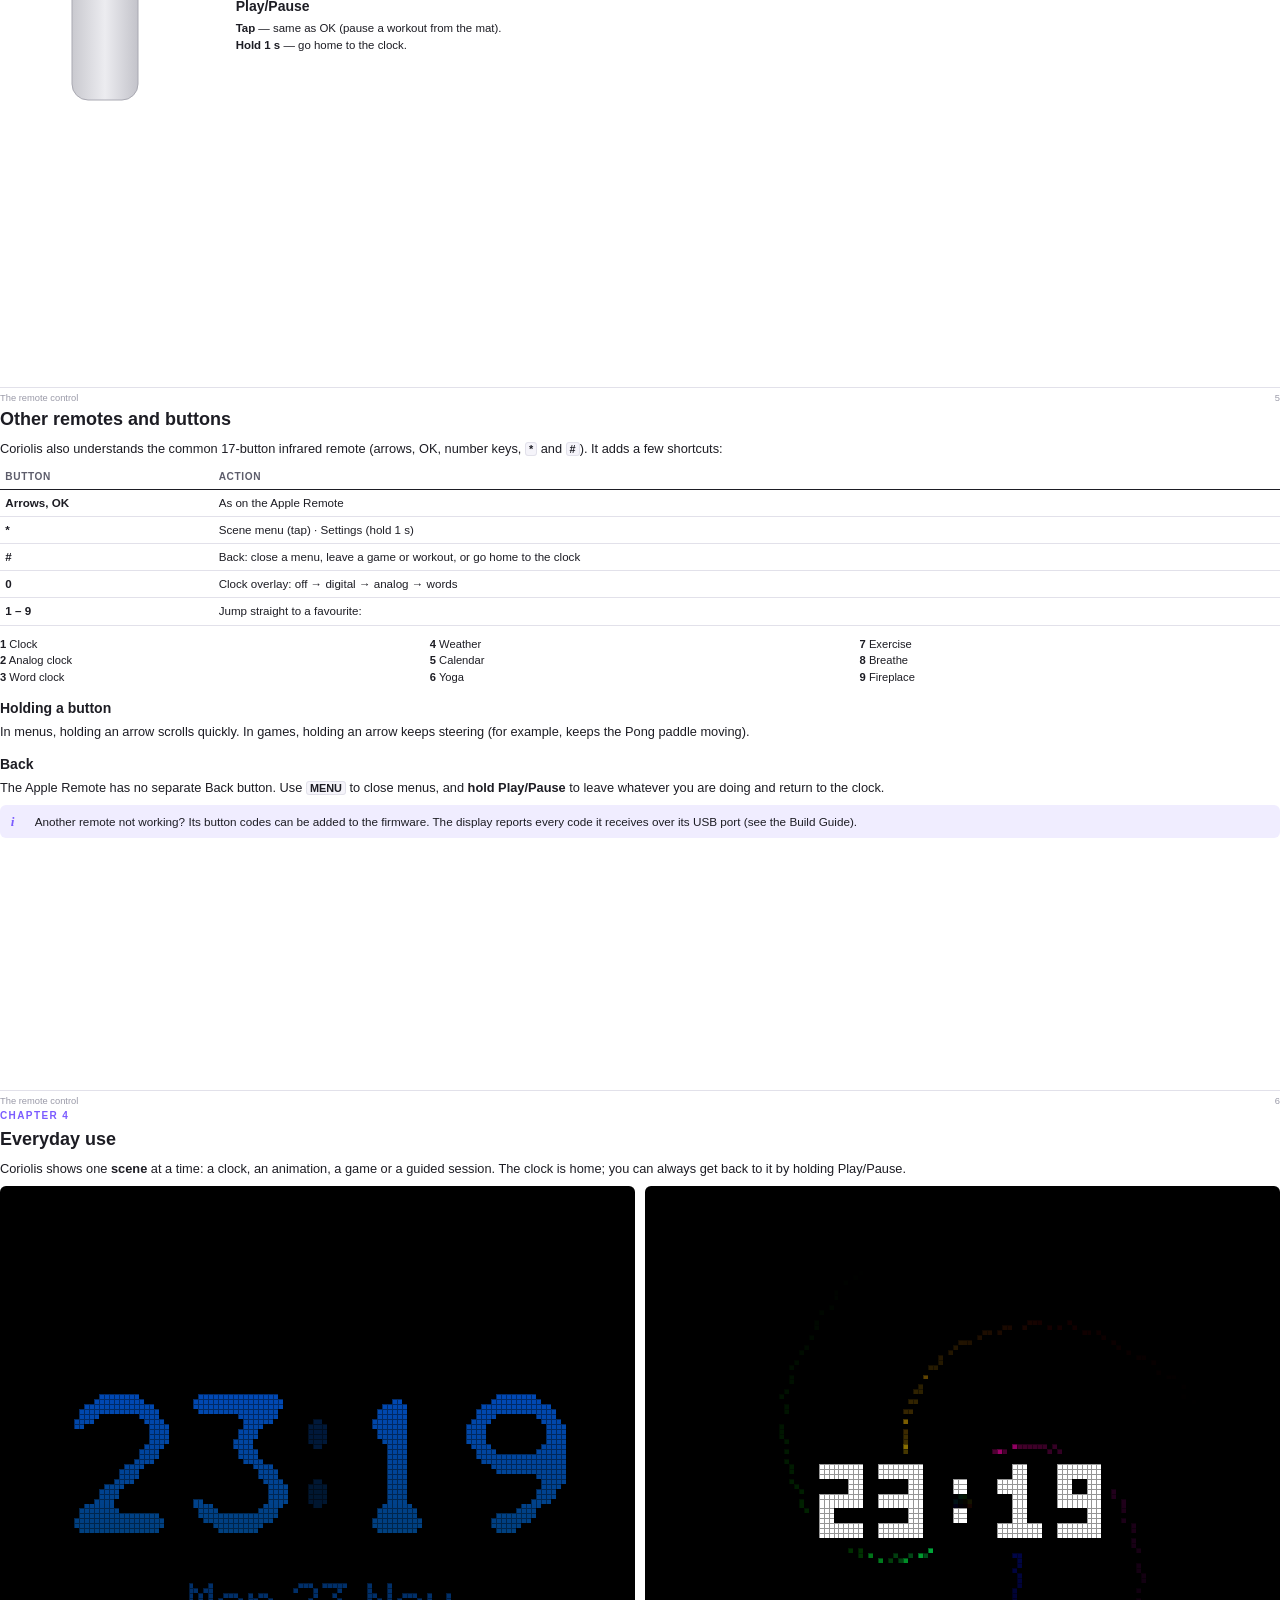
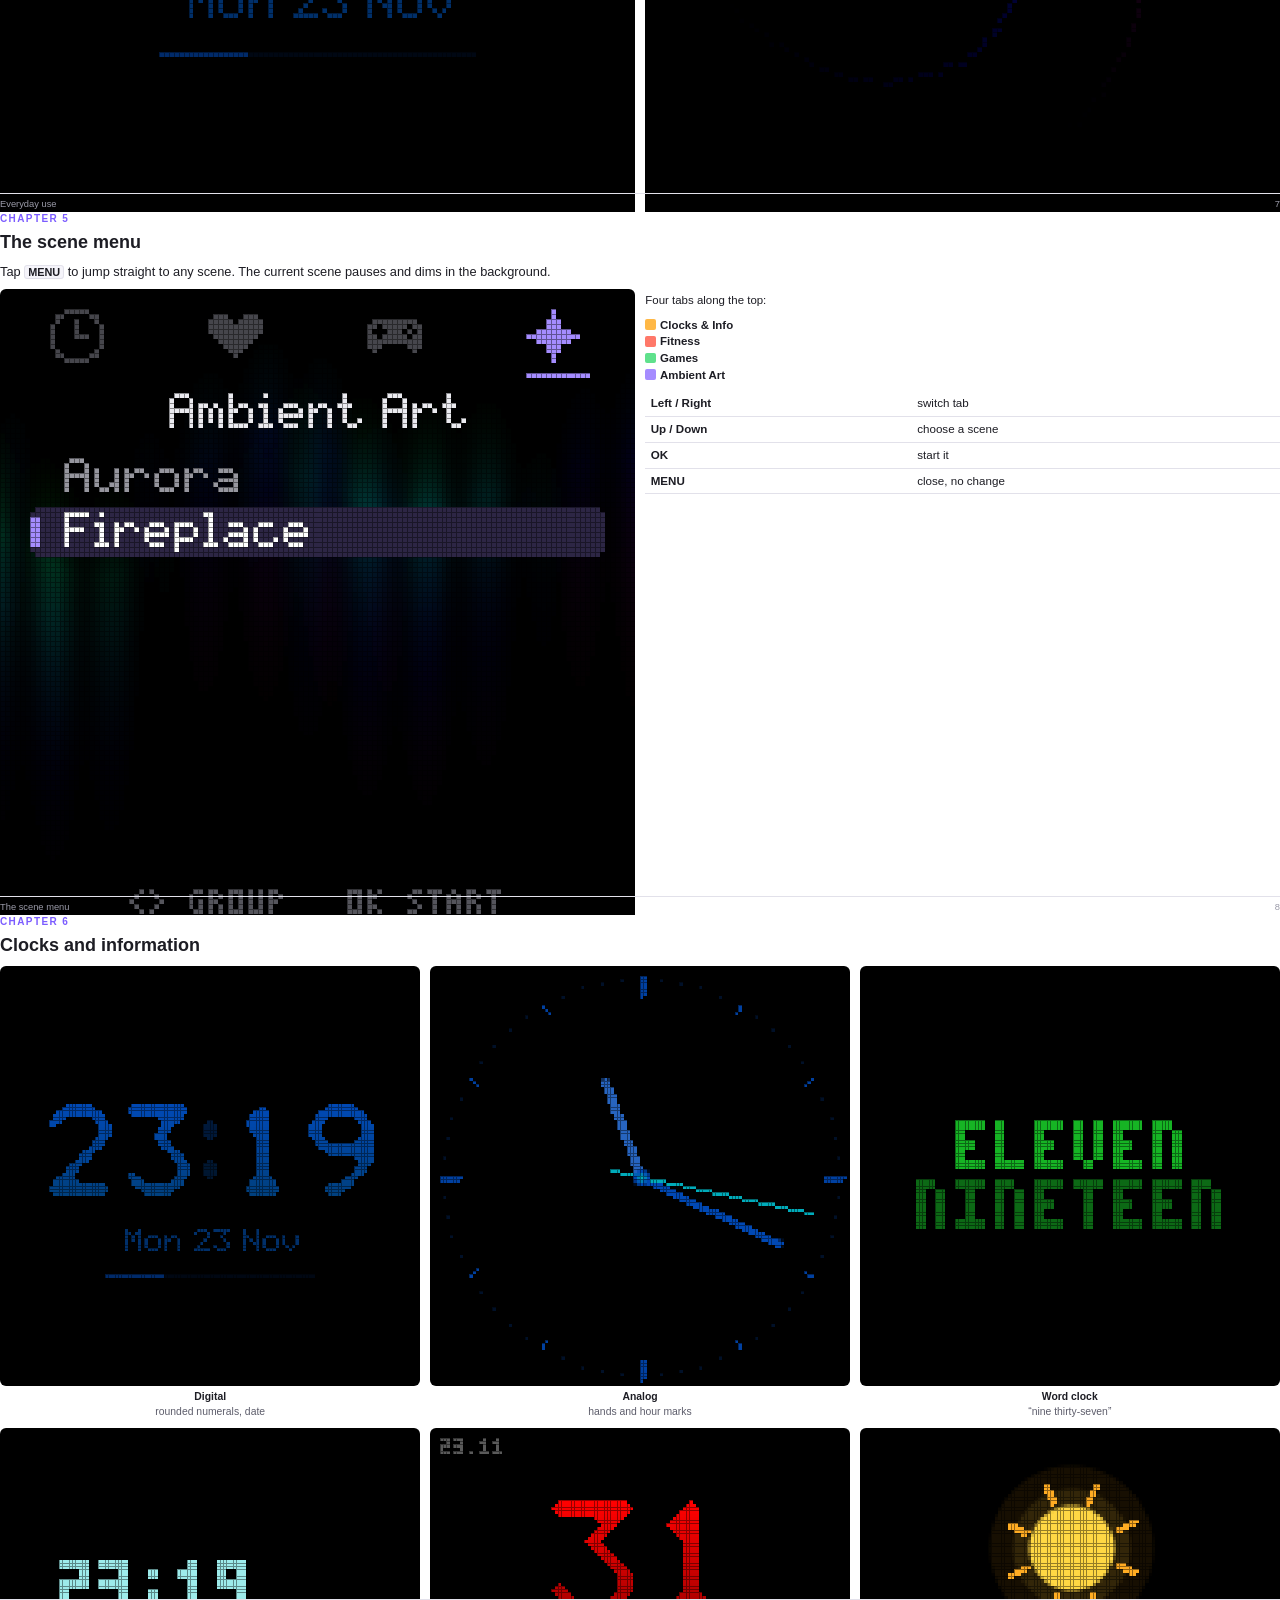
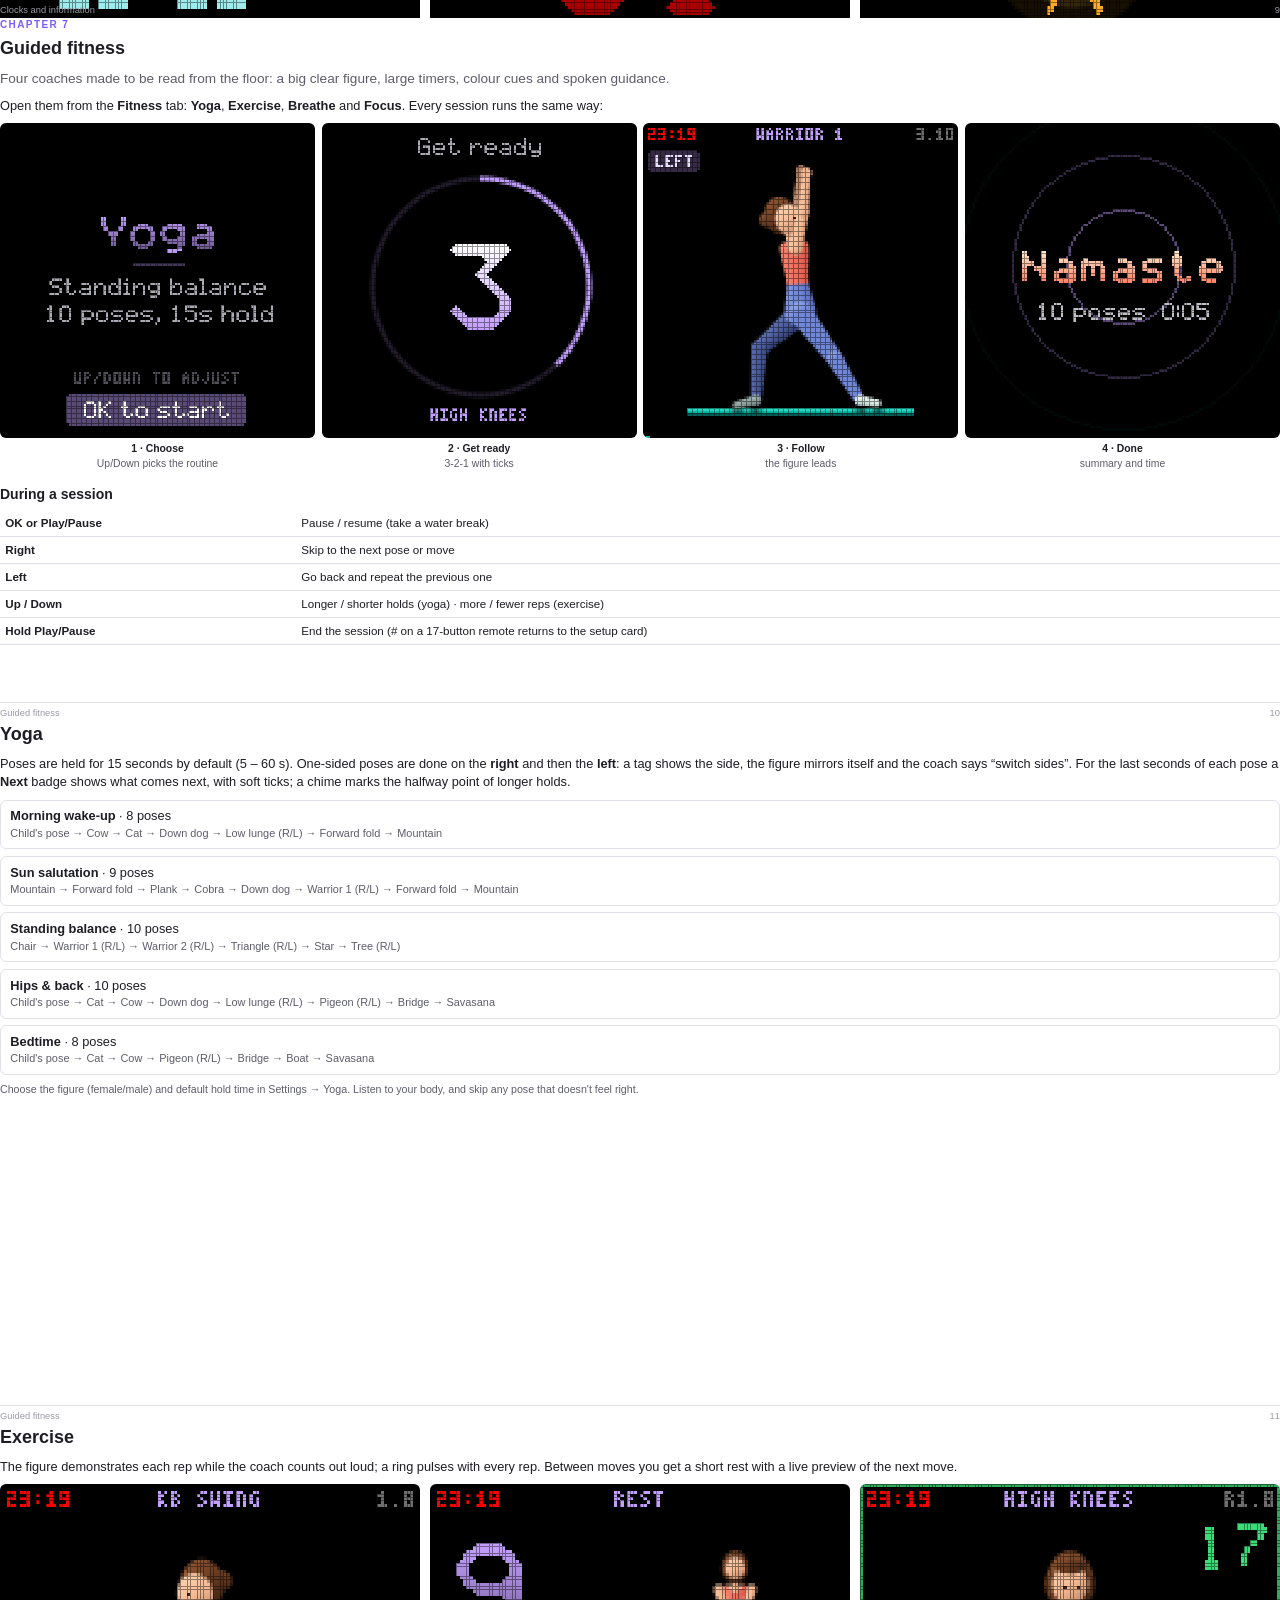
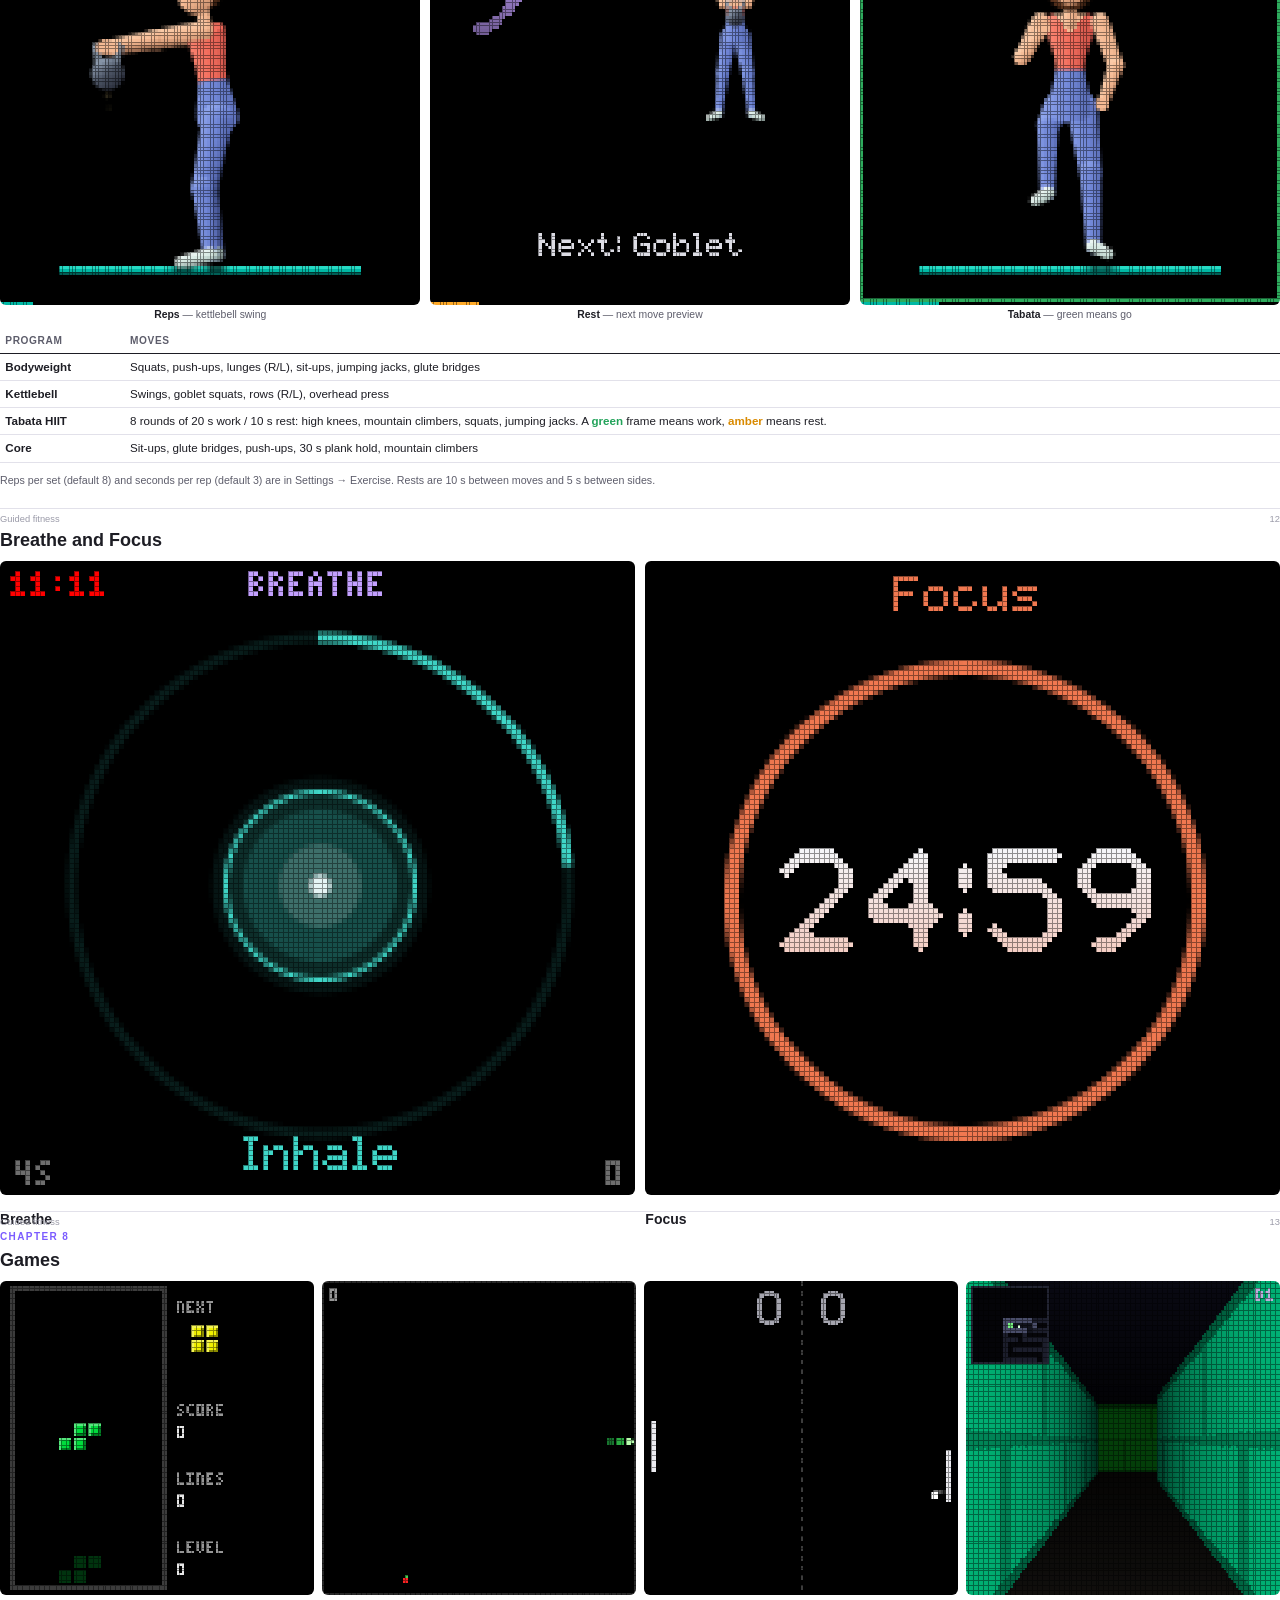
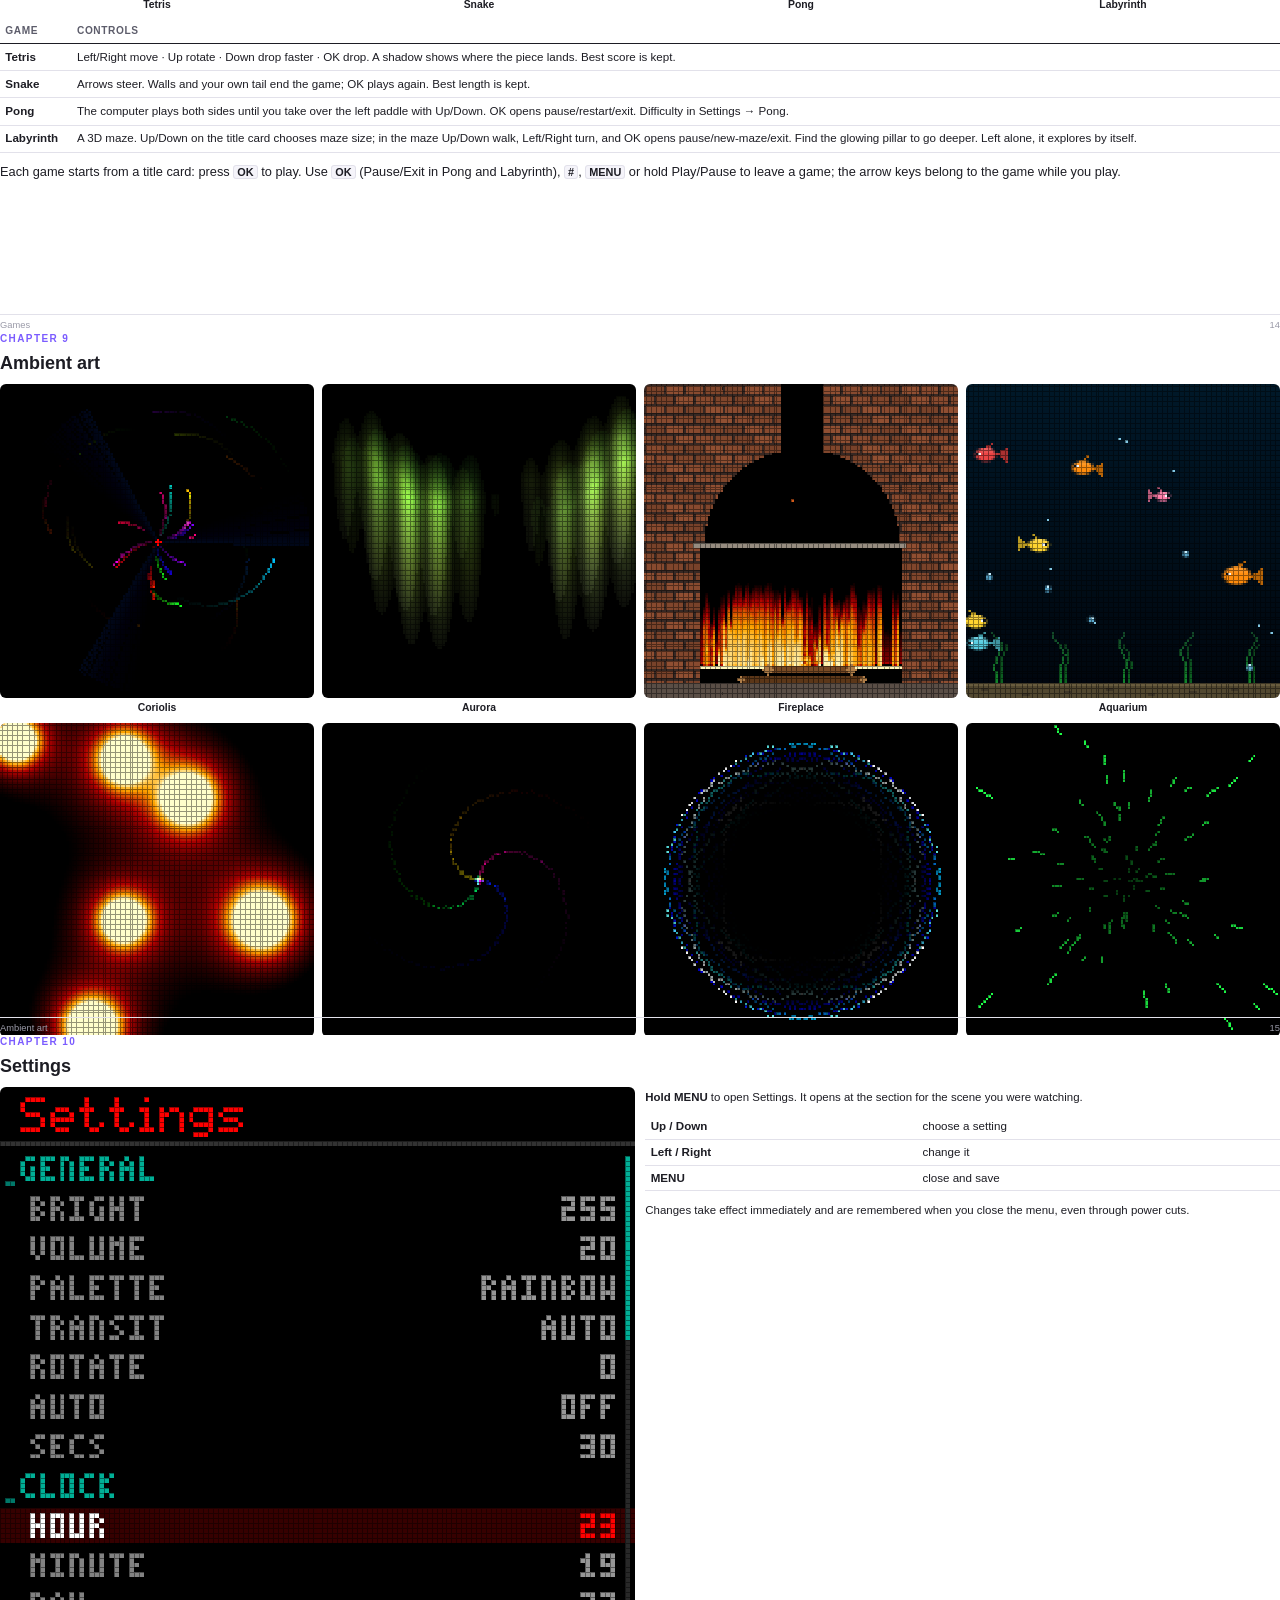
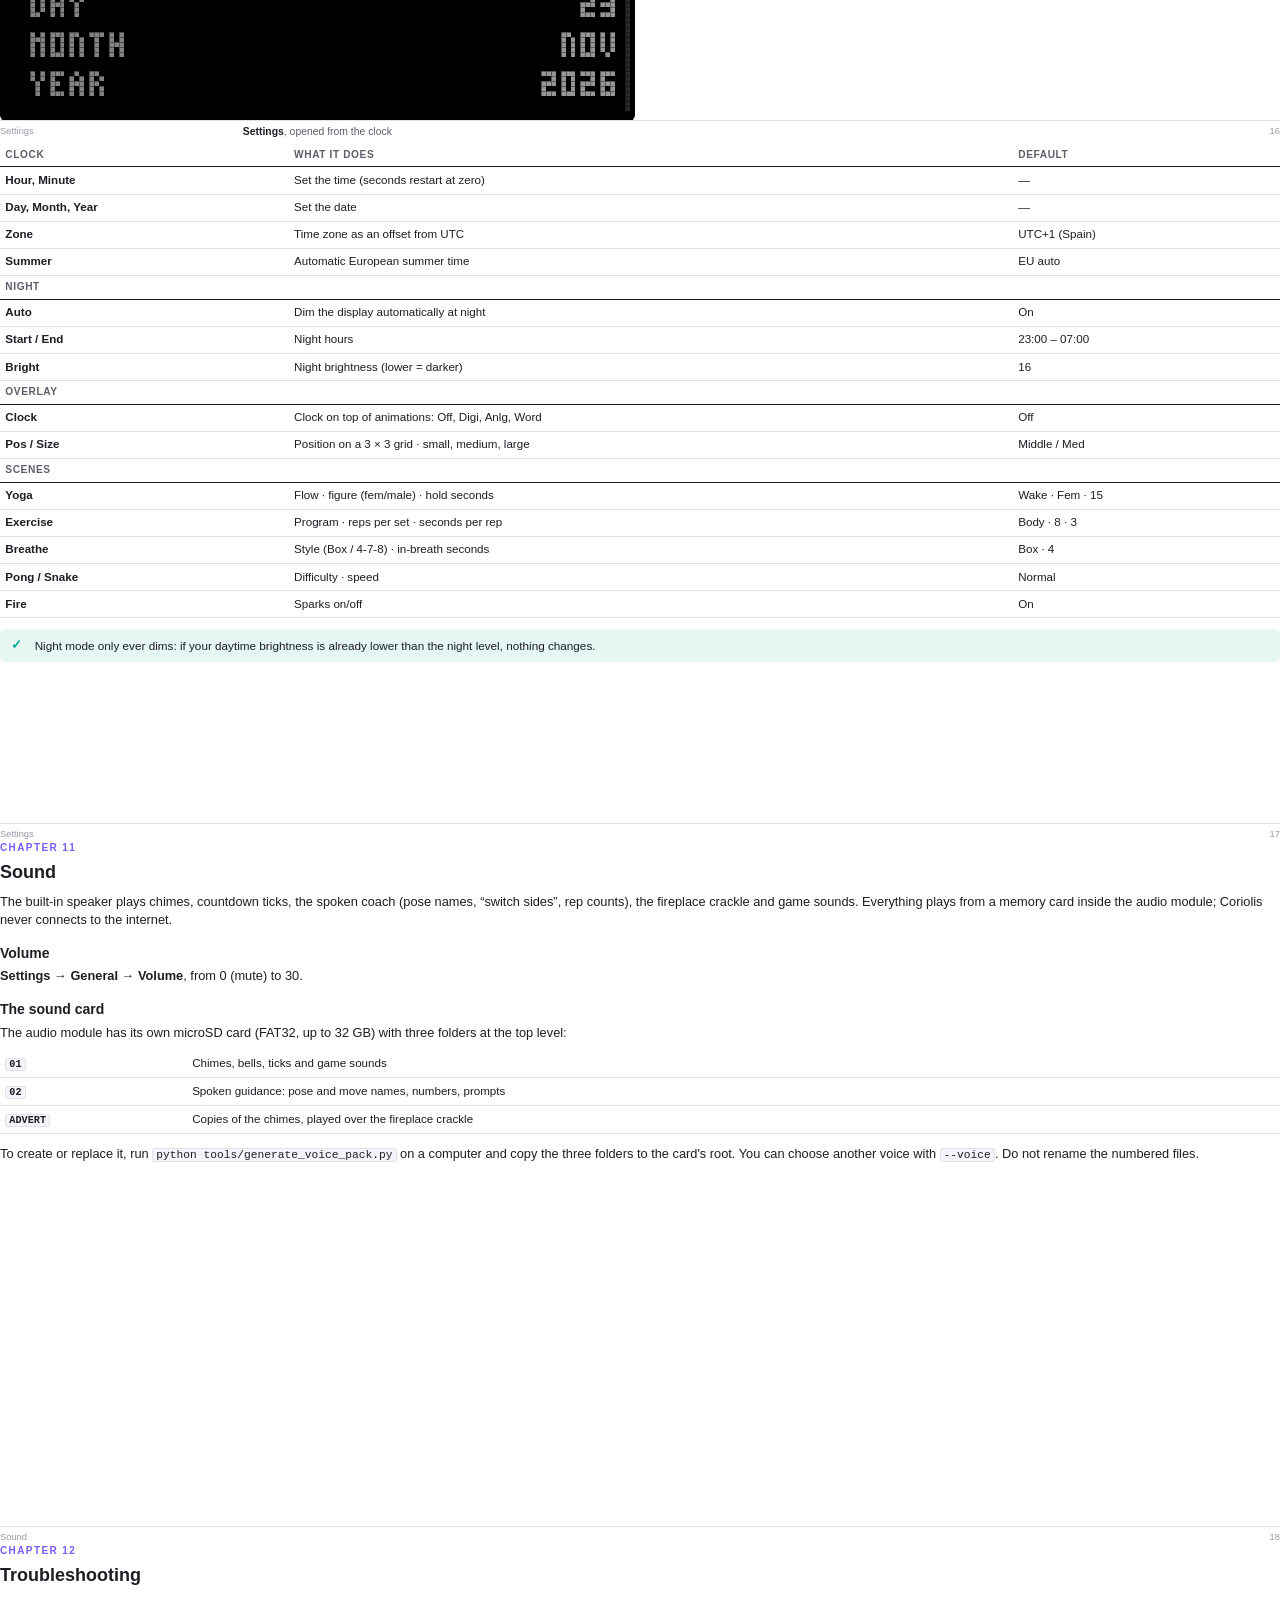
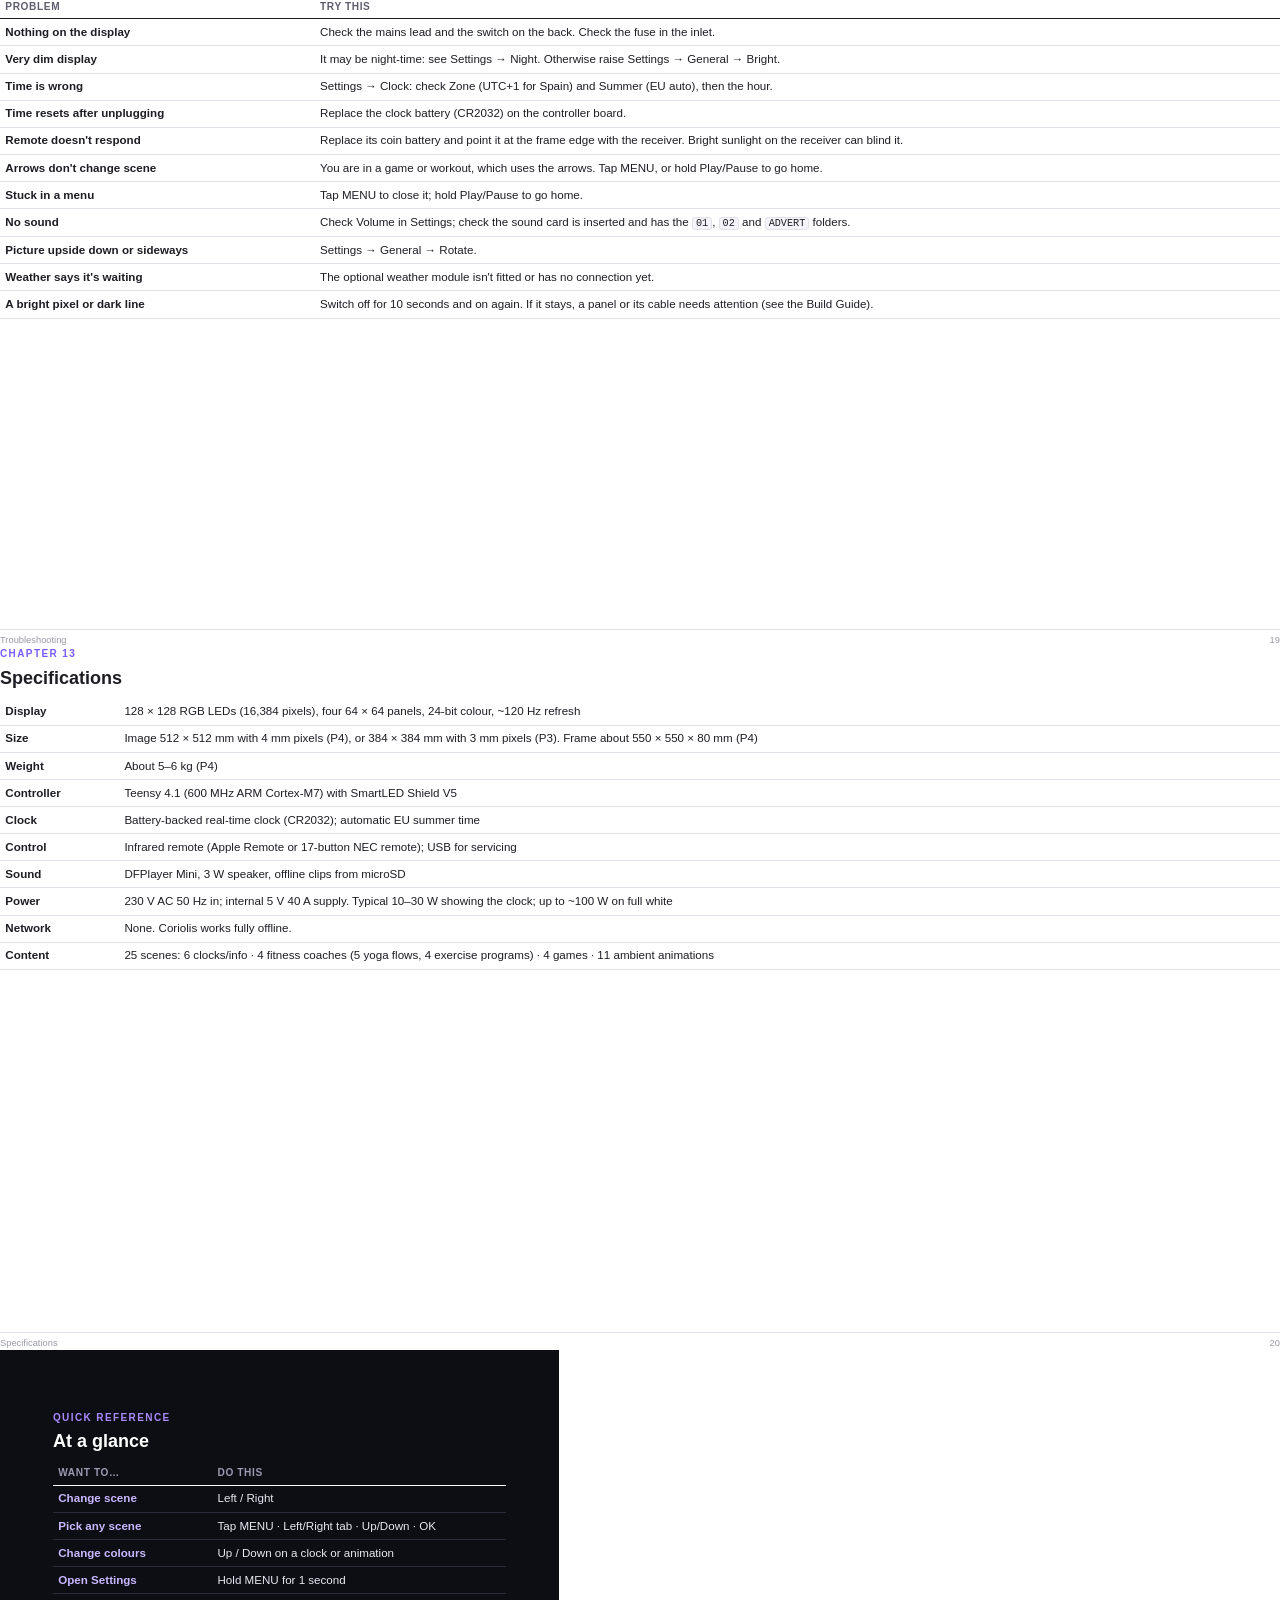
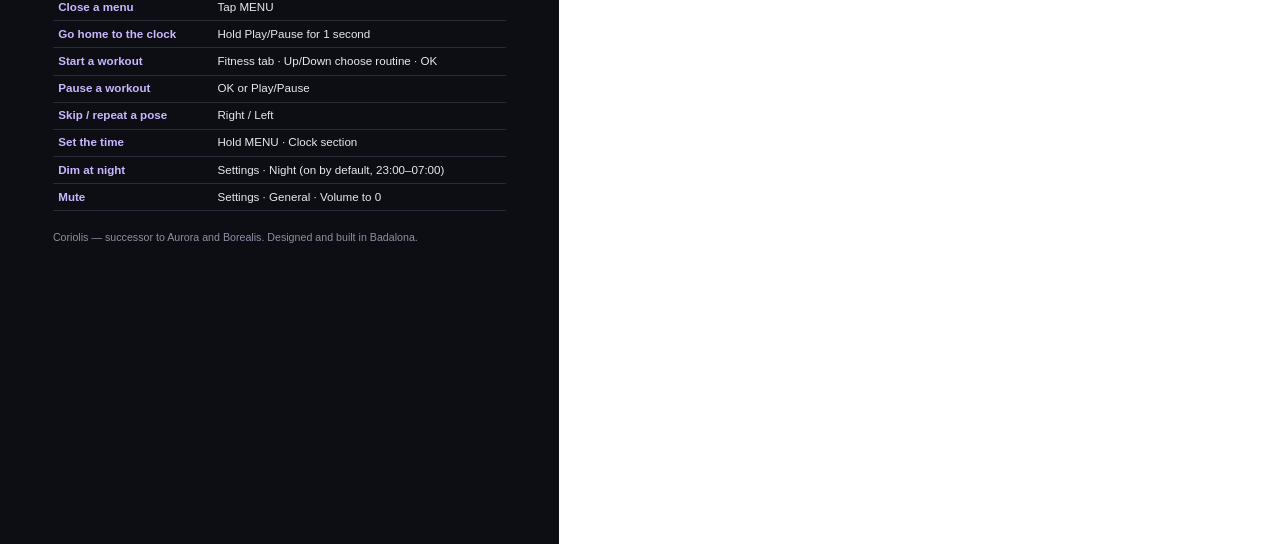
<file: docs/manual/user_manual.html>
<!doctype html>
<html lang="en">
<head>
<meta charset="utf-8">
<title>Coriolis — User's Manual</title>
<link rel="stylesheet" href="style.css">
<style>
  @page { size: A5; margin: 13mm 12mm 11mm; }
  @page cover { margin: 0; }
  .page { height: 186mm; overflow: hidden; }
  .cover {
    page: cover; height: 210mm; width: 148mm; background: var(--night); color: #fff;
    padding: 18mm 14mm; display: flex; flex-direction: column;
  }
  .cover .brand { font-size: 8pt; letter-spacing: 0.3em; text-transform: uppercase; color: #8f8fa6; }
  .cover h1 { font-size: 34pt; font-weight: 300; letter-spacing: -0.02em; margin-top: 4mm; }
  .cover h1 b { font-weight: 600; color: #a98bff; }
  .cover .sub { color: #b9b9cc; font-size: 11pt; margin-top: 2mm; }
  .cover .hero { margin: 12mm auto 0; width: 92mm; border-radius: 8px; box-shadow: 0 0 40px rgba(140,120,255,0.35); }
  .cover .bottom { margin-top: auto; display: flex; justify-content: space-between; color: #8f8fa6; font-size: 8pt; }
  .cover .bottom b { color: #fff; font-weight: 600; }

  .remote-wrap { display: flex; gap: 8pt; align-items: flex-start; }
  .remote-wrap svg { flex: 0 0 auto; }
  .flowcard { border: 1px solid var(--rule); border-radius: 6px; padding: 5pt 7pt; margin-bottom: 5pt; }
  .flowcard b { font-weight: 600; }
  .flowcard .poses { color: var(--muted); font-size: 8.2pt; }
  .seq { display: grid; grid-template-columns: repeat(4, 1fr); gap: 5pt; margin: 6pt 0 2pt; }
  .seq .arrow { text-align: center; }
  .qr td { padding: 3pt 4pt; }
  .back { page: cover; height: 210mm; width: 148mm; background: var(--night); color: #e8e8f0; padding: 16mm 14mm; }
  .back h2 { color: #fff; }
  .back table td { border-bottom-color: #2a2a38; }
  .back th { color: #9a9ab0; border-bottom-color: #fff; }
  .back .k { color: #c9b8ff; }
</style>
</head>
<body>

<!-- ============================== COVER ============================== -->
<section class="page cover">
  <div class="brand">Coriolis · LED wall display</div>
  <h1>User's <b>Manual</b></h1>
  <div class="sub">Wall clock, ambient art, guided fitness and games<br>on a 128 × 128 pixel LED canvas.</div>
  <img class="hero" src="../screenshots/clock.png" alt="">
  <div class="bottom"><span>Please read before first use<br>and keep for future reference.</span><span><b>Edition 1.0</b><br>October 2026</span></div>
</section>

<!-- ============================== CONTENTS ============================== -->
<section class="page">
  <div class="chapter-tag">Welcome</div>
  <h1>Hello, Coriolis.</h1>
  <div class="rule"></div>
  <p class="lede">Coriolis is a wall clock first: calm, legible from across the room, and on all day without demanding attention. Ask more of it and it turns into a yoga instructor, a workout timer, a focus timer, a fireplace or an arcade.</p>
  <ul class="toc">
    <li><span class="n">1</span><span class="t">Safety and care</span><span class="d">3</span></li>
    <li><span class="n">2</span><span class="t">Getting started</span><span class="d">4</span></li>
    <li><span class="n">3</span><span class="t">The remote control</span><span class="d">5</span></li>
    <li><span class="n">4</span><span class="t">Everyday use</span><span class="d">7</span></li>
    <li><span class="n">5</span><span class="t">The scene menu</span><span class="d">8</span></li>
    <li><span class="n">6</span><span class="t">Clocks and information</span><span class="d">9</span></li>
    <li><span class="n">7</span><span class="t">Guided fitness</span><span class="d">10</span></li>
    <li><span class="n">8</span><span class="t">Games</span><span class="d">14</span></li>
    <li><span class="n">9</span><span class="t">Ambient art</span><span class="d">15</span></li>
    <li><span class="n">10</span><span class="t">Settings</span><span class="d">16</span></li>
    <li><span class="n">11</span><span class="t">Sound</span><span class="d">18</span></li>
    <li><span class="n">12</span><span class="t">Troubleshooting</span><span class="d">19</span></li>
    <li><span class="n">13</span><span class="t">Specifications</span><span class="d">20</span></li>
  </ul>
  <div class="note" style="margin-top:10pt">Coriolis is a self-built device. Some features depend on optional parts: sound needs the audio module and its memory card, and the Weather scene needs the optional weather module (it waits patiently without one).</div>
  <div class="footer"><span>Coriolis User's Manual</span><span>2</span></div>
</section>

<!-- ============================== SAFETY ============================== -->
<section class="page">
  <div class="chapter-tag">Chapter 1</div>
  <h2>Safety and care</h2>
  <div class="warn"><b>Mains voltage inside.</b> The power supply inside the frame is connected to 230 V. Never open the back, touch the wiring or work on the electronics while the power cord is plugged in. Have any mains wiring checked by a qualified person.</div>
  <ul>
    <li>Use only the supplied mains lead and the fused, switched inlet on the back. Replace the fuse only with the same type (T3.15 A slow-blow).</li>
    <li>Keep the ventilation slots at the top and bottom of the frame clear. Do not cover the display or hang it directly above a radiator or fireplace.</li>
    <li>For indoor use in dry rooms only. Keep away from water, steam and direct sunlight.</li>
    <li>The display weighs about 6 kg. Hang it on a wall cleat rated for at least 15 kg, screwed into a stud or with suitable wall plugs.</li>
    <li>LED panels can be very bright. Avoid staring into the display at full brightness at close range; Night mode dims it automatically.</li>
    <li>Keep the remote's coin battery away from children. If swallowed, seek medical help immediately.</li>
  </ul>
  <h3>Cleaning</h3>
  <p>Switch off at the inlet. Wipe the front with a dry or barely damp microfibre cloth. Do not use solvents, glass cleaner or abrasive pads on the acrylic front.</p>
  <h3>Disposal</h3>
  <p>Electronic equipment and batteries must not go in household waste. Take them to an electronics collection point (in Spain, a <i>punto limpio</i>).</p>
  <div class="footer"><span>Safety and care</span><span>3</span></div>
</section>

<!-- ============================== GETTING STARTED ============================== -->
<section class="page">
  <div class="chapter-tag">Chapter 2</div>
  <h2>Getting started</h2>
  <ol class="steps">
    <li><b>Hang it up.</b> Mount the display on its wall cleat with the power inlet at the bottom. Leave a few centimetres free above and below for airflow.</li>
    <li><b>Plug in and switch on</b> with the switch next to the power inlet on the back.</li>
    <li><b>Watch it wake up.</b> A swirl of light spirals into the Coriolis logo, then the clock appears. Press any button to skip the intro.</li>
    <li><b>Check the time.</b> The internal clock keeps time with its own battery, even when unplugged. If the time is wrong, hold <kbd>MENU</kbd> on the remote to open Settings and adjust it under <b>Clock</b> (page 16).</li>
  </ol>
  <div class="grid2" style="margin-top:6pt">
    <div><img class="shot" src="../screenshots/splash.png" alt=""><div class="cap"><b>The intro</b> — about two seconds</div></div>
    <div><img class="shot" src="../screenshots/clock.png" alt=""><div class="cap"><b>The clock</b> — the home screen</div></div>
  </div>
  <div class="tip">Coriolis switches between winter and summer time by itself on the last Sundays of March and October (European rule). You never have to change the clock for daylight saving.</div>
  <div class="footer"><span>Getting started</span><span>4</span></div>
</section>

<!-- ============================== REMOTE ============================== -->
<section class="page">
  <div class="chapter-tag">Chapter 3</div>
  <h2>The remote control</h2>
  <p>Coriolis works with the slim aluminium Apple Remote. Point it at the display; the receiver sits behind the frame's edge.</p>
  <div class="remote-wrap">
    <svg width="225" height="330" viewBox="0 0 225 330" xmlns="http://www.w3.org/2000/svg" font-family="Segoe UI, sans-serif">
      <defs>
        <linearGradient id="alu" x1="0" x2="1">
          <stop offset="0" stop-color="#c9c9cf"/><stop offset="0.5" stop-color="#ececf0"/><stop offset="1" stop-color="#c3c3ca"/>
        </linearGradient>
      </defs>
      <rect x="72" y="8" width="66" height="312" rx="16" fill="url(#alu)" stroke="#a9a9b2"/>
      <rect x="96" y="16" width="18" height="6" rx="3" fill="#2b2b33"/>
      <circle cx="105" cy="98" r="30" fill="#fbfbfd" stroke="#b9b9c2"/>
      <circle cx="105" cy="98" r="12" fill="#e6e6ec" stroke="#b9b9c2"/>
      <path d="M105 72 l-5 6 h10z M105 124 l-5 -6 h10z M79 98 l6 -5 v10z M131 98 l-6 -5 v10z" fill="#55555f"/>
      <circle cx="91" cy="160" r="10" fill="#fbfbfd" stroke="#b9b9c2"/>
      <text x="91" y="162.5" font-size="5.5" text-anchor="middle" fill="#55555f" font-weight="700">MENU</text>
      <circle cx="119" cy="160" r="10" fill="#fbfbfd" stroke="#b9b9c2"/>
      <path d="M115 156 l5 4 -5 4z M121.5 156 h1.6 v8 h-1.6z M124.5 156 h1.6 v8 h-1.6z" fill="#55555f"/>
      <g stroke="#7b5cff" stroke-width="1" fill="none">
        <path d="M105 70 V48 H150"/><path d="M133 98 H155"/><path d="M77 98 H58"/><path d="M105 126 V138 H160"/>
        <path d="M105 98 Q140 110 160 112"/><path d="M84 168 V195 H40"/><path d="M126 168 V196 H170"/>
      </g>
      <g font-size="8.5" fill="#1d1d24">
        <text x="152" y="51">Up</text><text x="158" y="101">Right</text><text x="18" y="101">Left</text>
        <text x="162" y="141">Down</text><text x="162" y="115" font-weight="700">OK (centre)</text>
        <text x="2" y="198" font-weight="700">MENU</text><text x="172" y="199" font-weight="700">Play/Pause</text>
      </g>
      <text x="105" y="300" font-size="11" text-anchor="middle" fill="#9a9aa4"></text>
    </svg>
    <div style="font-size:8.6pt">
      <h3 style="margin-top:2pt">Arrows</h3>
      <p><b>Left / Right</b> — previous / next scene.<br><b>Up / Down</b> — change the colour theme.<br>Inside menus, games and workouts the arrows move, steer and adjust instead.</p>
      <h3>OK</h3>
      <p>Start, confirm, pause.</p>
      <h3>MENU</h3>
      <p><b>Tap</b> — open the scene menu (tap again to close).<br><b>Hold 1 s</b> — open Settings.</p>
      <h3>Play/Pause</h3>
      <p><b>Tap</b> — same as OK (pause a workout from the mat).<br><b>Hold 1 s</b> — go home to the clock.</p>
    </div>
  </div>
  <div class="footer"><span>The remote control</span><span>5</span></div>
</section>

<section class="page">
  <h2>Other remotes and buttons</h2>
  <p>Coriolis also understands the common 17-button infrared remote (arrows, OK, number keys, <kbd>*</kbd> and <kbd>#</kbd>). It adds a few shortcuts:</p>
  <table>
    <tr><th>Button</th><th>Action</th></tr>
    <tr><td class="k">Arrows, OK</td><td>As on the Apple Remote</td></tr>
    <tr><td class="k">*</td><td>Scene menu (tap) · Settings (hold 1 s)</td></tr>
    <tr><td class="k">#</td><td>Back: close a menu, leave a game or workout, or go home to the clock</td></tr>
    <tr><td class="k">0</td><td>Clock overlay: off → digital → analog → words</td></tr>
    <tr><td class="k">1 – 9</td><td>Jump straight to a favourite:</td></tr>
  </table>
  <div class="grid3" style="font-size:8.4pt; margin-bottom:6pt">
    <div><b>1</b> Clock<br><b>2</b> Analog clock<br><b>3</b> Word clock</div>
    <div><b>4</b> Weather<br><b>5</b> Calendar<br><b>6</b> Yoga</div>
    <div><b>7</b> Exercise<br><b>8</b> Breathe<br><b>9</b> Fireplace</div>
  </div>
  <h3>Holding a button</h3>
  <p>In menus, holding an arrow scrolls quickly. In games, holding an arrow keeps steering (for example, keeps the Pong paddle moving).</p>
  <h3>Back</h3>
  <p>The Apple Remote has no separate Back button. Use <kbd>MENU</kbd> to close menus, and <b>hold Play/Pause</b> to leave whatever you are doing and return to the clock.</p>
  <div class="note">Another remote not working? Its button codes can be added to the firmware. The display reports every code it receives over its USB port (see the Build Guide).</div>
  <div class="footer"><span>The remote control</span><span>6</span></div>
</section>

<!-- ============================== EVERYDAY ============================== -->
<section class="page">
  <div class="chapter-tag">Chapter 4</div>
  <h2>Everyday use</h2>
  <p>Coriolis shows one <b>scene</b> at a time: a clock, an animation, a game or a guided session. The clock is home; you can always get back to it by holding Play/Pause.</p>
  <div class="grid2">
    <div><img class="shot" src="../screenshots/clock.png" alt=""><div class="cap"><b>Clock</b> — time, date and a seconds bar</div></div>
    <div><img class="shot" src="../screenshots/overlay.png" alt=""><div class="cap"><b>Clock overlay</b> on top of an animation</div></div>
  </div>
  <h3>Browse scenes</h3>
  <p>Press <b>Right</b> or <b>Left</b> to slide to the next or previous scene. Its name appears briefly at the bottom of the display.</p>
  <h3>Colour themes</h3>
  <p>Press <b>Up</b> or <b>Down</b> on a clock or animation to change its colour theme: Rainbow, Heat, Ocean, Forest, Ice, Gray and Matrix. Guides and games keep their own colours so they stay easy to read.</p>
  <h3>Clock overlay</h3>
  <p>Keep the time visible over any animation: choose digital, analog or word style, position and size in <b>Settings → Overlay</b>, or press <kbd>0</kbd> on a 17-button remote.</p>
  <h3>Autoplay</h3>
  <p>Turn on <b>Settings → General → Auto</b> to cycle through clocks and animations automatically (every 30 seconds by default). Games and workouts are never interrupted.</p>
  <div class="footer"><span>Everyday use</span><span>7</span></div>
</section>

<!-- ============================== LAUNCHER ============================== -->
<section class="page">
  <div class="chapter-tag">Chapter 5</div>
  <h2>The scene menu</h2>
  <p>Tap <kbd>MENU</kbd> to jump straight to any scene. The current scene pauses and dims in the background.</p>
  <div class="grid2" style="align-items:start">
    <div><img class="shot" src="../screenshots/launcher.png" alt=""><div class="cap"><b>Scene menu</b> — Ambient Art tab</div></div>
    <div style="font-size:8.6pt">
      <p style="margin-top:2pt">Four tabs along the top:</p>
      <p><span class="swatch" style="background:#ffb846"></span><b>Clocks &amp; Info</b><br><span class="swatch" style="background:#ff7869"></span><b>Fitness</b><br><span class="swatch" style="background:#5fe18c"></span><b>Games</b><br><span class="swatch" style="background:#a58cff"></span><b>Ambient Art</b></p>
      <table class="qr">
        <tr><td class="k">Left / Right</td><td>switch tab</td></tr>
        <tr><td class="k">Up / Down</td><td>choose a scene</td></tr>
        <tr><td class="k">OK</td><td>start it</td></tr>
        <tr><td class="k">MENU</td><td>close, no change</td></tr>
      </table>
    </div>
  </div>
  <p style="margin-top:6pt">The menu opens on the tab and entry of the scene you are watching, so a quick <kbd>MENU</kbd> → <b>Down</b> → <kbd>OK</kbd> moves to its neighbour.</p>
  <div class="footer"><span>The scene menu</span><span>8</span></div>
</section>

<!-- ============================== CLOCKS ============================== -->
<section class="page">
  <div class="chapter-tag">Chapter 6</div>
  <h2>Clocks and information</h2>
  <div class="grid3">
    <div><img class="shot" src="../screenshots/clock.png" alt=""><div class="cap"><b>Digital</b><br>rounded numerals, date</div></div>
    <div><img class="shot" src="../screenshots/analog.png" alt=""><div class="cap"><b>Analog</b><br>hands and hour marks</div></div>
    <div><img class="shot" src="../screenshots/wordclock.png" alt=""><div class="cap"><b>Word clock</b><br>“nine thirty-seven”</div></div>
    <div><img class="shot" src="../screenshots/bounce.png" alt=""><div class="cap"><b>Bouncing</b><br>a drifting screensaver clock</div></div>
    <div><img class="shot" src="../screenshots/calendar.png" alt=""><div class="cap"><b>Calendar</b><br>days to the next event</div></div>
    <div><img class="shot" src="../screenshots/weather.png" alt=""><div class="cap"><b>Weather</b><br>animated sky and temperature</div></div>
  </div>
  <p><b>Calendar</b> counts down to Barcelona-area public holidays (and fireworks on the day itself). <b>Weather</b> needs the optional weather module; without it, the scene shows that it is waiting for data.</p>
  <div class="footer"><span>Clocks and information</span><span>9</span></div>
</section>

<!-- ============================== FITNESS ============================== -->
<section class="page">
  <div class="chapter-tag">Chapter 7</div>
  <h2>Guided fitness</h2>
  <p class="lede" style="margin-bottom:6pt">Four coaches made to be read from the floor: a big clear figure, large timers, colour cues and spoken guidance.</p>
  <p>Open them from the <b>Fitness</b> tab: <b>Yoga</b>, <b>Exercise</b>, <b>Breathe</b> and <b>Focus</b>. Every session runs the same way:</p>
  <div class="seq">
    <div><img class="shot" src="../screenshots/yoga_setup.png" alt=""><div class="cap"><b>1 · Choose</b><br>Up/Down picks the routine</div></div>
    <div><img class="shot" src="../screenshots/countdown.png" alt=""><div class="cap"><b>2 · Get ready</b><br>3-2-1 with ticks</div></div>
    <div><img class="shot" src="../screenshots/yoga.png" alt=""><div class="cap"><b>3 · Follow</b><br>the figure leads</div></div>
    <div><img class="shot" src="../screenshots/yoga_done.png" alt=""><div class="cap"><b>4 · Done</b><br>summary and time</div></div>
  </div>
  <h3>During a session</h3>
  <table>
    <tr><td class="k">OK or Play/Pause</td><td>Pause / resume (take a water break)</td></tr>
    <tr><td class="k">Right</td><td>Skip to the next pose or move</td></tr>
    <tr><td class="k">Left</td><td>Go back and repeat the previous one</td></tr>
    <tr><td class="k">Up / Down</td><td>Longer / shorter holds (yoga) · more / fewer reps (exercise)</td></tr>
    <tr><td class="k">Hold Play/Pause</td><td>End the session (# on a 17-button remote returns to the setup card)</td></tr>
  </table>
  <div class="footer"><span>Guided fitness</span><span>10</span></div>
</section>

<section class="page">
  <h2>Yoga</h2>
  <p>Poses are held for 15 seconds by default (5 – 60 s). One-sided poses are done on the <b>right</b> and then the <b>left</b>: a tag shows the side, the figure mirrors itself and the coach says “switch sides”. For the last seconds of each pose a <b>Next</b> badge shows what comes next, with soft ticks; a chime marks the halfway point of longer holds.</p>
  <div class="flowcard"><b>Morning wake-up</b> · 8 poses<div class="poses">Child's pose → Cow → Cat → Down dog → Low lunge (R/L) → Forward fold → Mountain</div></div>
  <div class="flowcard"><b>Sun salutation</b> · 9 poses<div class="poses">Mountain → Forward fold → Plank → Cobra → Down dog → Warrior 1 (R/L) → Forward fold → Mountain</div></div>
  <div class="flowcard"><b>Standing balance</b> · 10 poses<div class="poses">Chair → Warrior 1 (R/L) → Warrior 2 (R/L) → Triangle (R/L) → Star → Tree (R/L)</div></div>
  <div class="flowcard"><b>Hips &amp; back</b> · 10 poses<div class="poses">Child's pose → Cat → Cow → Down dog → Low lunge (R/L) → Pigeon (R/L) → Bridge → Savasana</div></div>
  <div class="flowcard"><b>Bedtime</b> · 8 poses<div class="poses">Child's pose → Cat → Cow → Pigeon (R/L) → Bridge → Boat → Savasana</div></div>
  <p class="small">Choose the figure (female/male) and default hold time in Settings → Yoga. Listen to your body, and skip any pose that doesn't feel right.</p>
  <div class="footer"><span>Guided fitness</span><span>11</span></div>
</section>

<section class="page">
  <h2>Exercise</h2>
  <p>The figure demonstrates each rep while the coach counts out loud; a ring pulses with every rep. Between moves you get a short rest with a live preview of the next move.</p>
  <div class="grid3">
    <div><img class="shot" src="../screenshots/exercise.png" alt=""><div class="cap"><b>Reps</b> — kettlebell swing</div></div>
    <div><img class="shot" src="../screenshots/exercise_rest.png" alt=""><div class="cap"><b>Rest</b> — next move preview</div></div>
    <div><img class="shot" src="../screenshots/tabata.png" alt=""><div class="cap"><b>Tabata</b> — green means go</div></div>
  </div>
  <table style="margin-top:6pt">
    <tr><th>Program</th><th>Moves</th></tr>
    <tr><td class="k">Bodyweight</td><td>Squats, push-ups, lunges (R/L), sit-ups, jumping jacks, glute bridges</td></tr>
    <tr><td class="k">Kettlebell</td><td>Swings, goblet squats, rows (R/L), overhead press</td></tr>
    <tr><td class="k">Tabata HIIT</td><td>8 rounds of 20 s work / 10 s rest: high knees, mountain climbers, squats, jumping jacks. A <span style="color:#22a35a;font-weight:600">green</span> frame means work, <span style="color:#d98a00;font-weight:600">amber</span> means rest.</td></tr>
    <tr><td class="k">Core</td><td>Sit-ups, glute bridges, push-ups, 30 s plank hold, mountain climbers</td></tr>
  </table>
  <p class="small">Reps per set (default 8) and seconds per rep (default 3) are in Settings → Exercise. Rests are 10 s between moves and 5 s between sides.</p>
  <div class="footer"><span>Guided fitness</span><span>12</span></div>
</section>

<section class="page">
  <h2>Breathe and Focus</h2>
  <div class="grid2" style="align-items:start">
    <div>
      <img class="shot" src="../screenshots/breathe.png" alt="">
      <h3>Breathe</h3>
      <p>Breathe in as the circle grows, hold while it stays, breathe out as it shrinks. <b>Box breathing</b> uses four equal phases; <b>4-7-8</b> has a long hold and a longer exhale to help you wind down. Up/Down sets the pace (3 – 8 s per in-breath); a soft tone marks each phase.</p>
    </div>
    <div>
      <img class="shot" src="../screenshots/focus.png" alt="">
      <h3>Focus</h3>
      <p>A Pomodoro timer for the wall. Work for 25 minutes (Up/Down: 5 – 60), then take a 5-minute break; every fourth break is 15 minutes long. The ring drains as time runs, and a dot appears for each finished session. OK pauses.</p>
    </div>
  </div>
  <div class="footer"><span>Guided fitness</span><span>13</span></div>
</section>

<!-- ============================== GAMES ============================== -->
<section class="page">
  <div class="chapter-tag">Chapter 8</div>
  <h2>Games</h2>
  <div class="grid4">
    <div><img class="shot" src="../screenshots/tetris.png" alt=""><div class="cap"><b>Tetris</b></div></div>
    <div><img class="shot" src="../screenshots/snake.png" alt=""><div class="cap"><b>Snake</b></div></div>
    <div><img class="shot" src="../screenshots/pong.png" alt=""><div class="cap"><b>Pong</b></div></div>
    <div><img class="shot" src="../screenshots/labyrinth.png" alt=""><div class="cap"><b>Labyrinth</b></div></div>
  </div>
  <table style="margin-top:6pt">
    <tr><th>Game</th><th>Controls</th></tr>
    <tr><td class="k">Tetris</td><td>Left/Right move · Up rotate · Down drop faster · OK drop. A shadow shows where the piece lands. Best score is kept.</td></tr>
    <tr><td class="k">Snake</td><td>Arrows steer. Walls and your own tail end the game; OK plays again. Best length is kept.</td></tr>
    <tr><td class="k">Pong</td><td>The computer plays both sides until you take over the left paddle with Up/Down. OK opens pause/restart/exit. Difficulty in Settings → Pong.</td></tr>
    <tr><td class="k">Labyrinth</td><td>A 3D maze. Up/Down on the title card chooses maze size; in the maze Up/Down walk, Left/Right turn, and OK opens pause/new-maze/exit. Find the glowing pillar to go deeper. Left alone, it explores by itself.</td></tr>
  </table>
  <p>Each game starts from a title card: press <kbd>OK</kbd> to play. Use <kbd>OK</kbd> (Pause/Exit in Pong and Labyrinth), <kbd>#</kbd>, <kbd>MENU</kbd> or hold Play/Pause to leave a game; the arrow keys belong to the game while you play.</p>
  <div class="footer"><span>Games</span><span>14</span></div>
</section>

<!-- ============================== AMBIENT ============================== -->
<section class="page">
  <div class="chapter-tag">Chapter 9</div>
  <h2>Ambient art</h2>
  <div class="grid4">
    <div><img class="shot" src="../screenshots/coriolis.png" alt=""><div class="cap"><b>Coriolis</b></div></div>
    <div><img class="shot" src="../screenshots/aurora.png" alt=""><div class="cap"><b>Aurora</b></div></div>
    <div><img class="shot" src="../screenshots/fireplace.png" alt=""><div class="cap"><b>Fireplace</b></div></div>
    <div><img class="shot" src="../screenshots/aquarium.png" alt=""><div class="cap"><b>Aquarium</b></div></div>
    <div><img class="shot" src="../screenshots/lava.png" alt=""><div class="cap"><b>Lava lamp</b></div></div>
    <div><img class="shot" src="../screenshots/spiro.png" alt=""><div class="cap"><b>Spirograph</b></div></div>
    <div><img class="shot" src="../screenshots/mandala.png" alt=""><div class="cap"><b>Mandala</b></div></div>
    <div><img class="shot" src="../screenshots/starfield.png" alt=""><div class="cap"><b>Starfield</b></div></div>
    <div><img class="shot" src="../screenshots/rain.png" alt=""><div class="cap"><b>Digital rain</b></div></div>
    <div><img class="shot" src="../screenshots/life.png" alt=""><div class="cap"><b>Game of life</b></div></div>
  </div>
  <p style="margin-top:6pt">Most animations follow the colour theme (Up/Down). The <b>Fireplace</b> crackles softly when sound is on; turn its sparks off in Settings → Fire. The <b>GIF player</b> is reserved for a future update with animations on a memory card.</p>
  <div class="footer"><span>Ambient art</span><span>15</span></div>
</section>

<!-- ============================== SETTINGS ============================== -->
<section class="page">
  <div class="chapter-tag">Chapter 10</div>
  <h2>Settings</h2>
  <div class="grid2" style="align-items:start">
    <div><img class="shot" src="../screenshots/settings.png" alt=""><div class="cap"><b>Settings</b>, opened from the clock</div></div>
    <div style="font-size:8.6pt">
      <p style="margin-top:2pt"><b>Hold MENU</b> to open Settings. It opens at the section for the scene you were watching.</p>
      <table class="qr">
        <tr><td class="k">Up / Down</td><td>choose a setting</td></tr>
        <tr><td class="k">Left / Right</td><td>change it</td></tr>
        <tr><td class="k">MENU</td><td>close and save</td></tr>
      </table>
      <p>Changes take effect immediately and are remembered when you close the menu, even through power cuts.</p>
    </div>
  </div>
  <table style="margin-top:4pt">
    <tr><th>General</th><th>What it does</th><th>Default</th></tr>
    <tr><td class="k">Bright</td><td>Display brightness</td><td>255 (max)</td></tr>
    <tr><td class="k">Volume</td><td>Sound volume, 0 = mute</td><td>20 of 30</td></tr>
    <tr><td class="k">Palette</td><td>Colour theme</td><td>Rainbow</td></tr>
    <tr><td class="k">Transit</td><td>Scene changes: Auto, Slide, Fade or Cut</td><td>Auto</td></tr>
    <tr><td class="k">Rotate</td><td>Turn the picture 90° at a time</td><td>0</td></tr>
    <tr><td class="k">Auto / Secs</td><td>Autoplay and its interval</td><td>Off / 30 s</td></tr>
  </table>
  <div class="footer"><span>Settings</span><span>16</span></div>
</section>

<section class="page">
  <table>
    <tr><th>Clock</th><th>What it does</th><th>Default</th></tr>
    <tr><td class="k">Hour, Minute</td><td>Set the time (seconds restart at zero)</td><td>—</td></tr>
    <tr><td class="k">Day, Month, Year</td><td>Set the date</td><td>—</td></tr>
    <tr><td class="k">Zone</td><td>Time zone as an offset from UTC</td><td>UTC+1 (Spain)</td></tr>
    <tr><td class="k">Summer</td><td>Automatic European summer time</td><td>EU auto</td></tr>
    <tr><th>Night</th><th></th><th></th></tr>
    <tr><td class="k">Auto</td><td>Dim the display automatically at night</td><td>On</td></tr>
    <tr><td class="k">Start / End</td><td>Night hours</td><td>23:00 – 07:00</td></tr>
    <tr><td class="k">Bright</td><td>Night brightness (lower = darker)</td><td>16</td></tr>
    <tr><th>Overlay</th><th></th><th></th></tr>
    <tr><td class="k">Clock</td><td>Clock on top of animations: Off, Digi, Anlg, Word</td><td>Off</td></tr>
    <tr><td class="k">Pos / Size</td><td>Position on a 3 × 3 grid · small, medium, large</td><td>Middle / Med</td></tr>
    <tr><th>Scenes</th><th></th><th></th></tr>
    <tr><td class="k">Yoga</td><td>Flow · figure (fem/male) · hold seconds</td><td>Wake · Fem · 15</td></tr>
    <tr><td class="k">Exercise</td><td>Program · reps per set · seconds per rep</td><td>Body · 8 · 3</td></tr>
    <tr><td class="k">Breathe</td><td>Style (Box / 4-7-8) · in-breath seconds</td><td>Box · 4</td></tr>
    <tr><td class="k">Pong / Snake</td><td>Difficulty · speed</td><td>Normal</td></tr>
    <tr><td class="k">Fire</td><td>Sparks on/off</td><td>On</td></tr>
  </table>
  <div class="tip">Night mode only ever dims: if your daytime brightness is already lower than the night level, nothing changes.</div>
  <div class="footer"><span>Settings</span><span>17</span></div>
</section>

<!-- ============================== SOUND ============================== -->
<section class="page">
  <div class="chapter-tag">Chapter 11</div>
  <h2>Sound</h2>
  <p>The built-in speaker plays chimes, countdown ticks, the spoken coach (pose names, “switch sides”, rep counts), the fireplace crackle and game sounds. Everything plays from a memory card inside the audio module; Coriolis never connects to the internet.</p>
  <h3>Volume</h3>
  <p><b>Settings → General → Volume</b>, from 0 (mute) to 30.</p>
  <h3>The sound card</h3>
  <p>The audio module has its own microSD card (FAT32, up to 32 GB) with three folders at the top level:</p>
  <table>
    <tr><td class="k"><code>01</code></td><td>Chimes, bells, ticks and game sounds</td></tr>
    <tr><td class="k"><code>02</code></td><td>Spoken guidance: pose and move names, numbers, prompts</td></tr>
    <tr><td class="k"><code>ADVERT</code></td><td>Copies of the chimes, played over the fireplace crackle</td></tr>
  </table>
  <p>To create or replace it, run <code>python tools/generate_voice_pack.py</code> on a computer and copy the three folders to the card's root. You can choose another voice with <code>--voice</code>. Do not rename the numbered files.</p>
  <div class="footer"><span>Sound</span><span>18</span></div>
</section>

<!-- ============================== TROUBLESHOOTING ============================== -->
<section class="page">
  <div class="chapter-tag">Chapter 12</div>
  <h2>Troubleshooting</h2>
  <table>
    <tr><th>Problem</th><th>Try this</th></tr>
    <tr><td class="k">Nothing on the display</td><td>Check the mains lead and the switch on the back. Check the fuse in the inlet.</td></tr>
    <tr><td class="k">Very dim display</td><td>It may be night-time: see Settings → Night. Otherwise raise Settings → General → Bright.</td></tr>
    <tr><td class="k">Time is wrong</td><td>Settings → Clock: check Zone (UTC+1 for Spain) and Summer (EU auto), then the hour.</td></tr>
    <tr><td class="k">Time resets after unplugging</td><td>Replace the clock battery (CR2032) on the controller board.</td></tr>
    <tr><td class="k">Remote doesn't respond</td><td>Replace its coin battery and point it at the frame edge with the receiver. Bright sunlight on the receiver can blind it.</td></tr>
    <tr><td class="k">Arrows don't change scene</td><td>You are in a game or workout, which uses the arrows. Tap MENU, or hold Play/Pause to go home.</td></tr>
    <tr><td class="k">Stuck in a menu</td><td>Tap MENU to close it; hold Play/Pause to go home.</td></tr>
    <tr><td class="k">No sound</td><td>Check Volume in Settings; check the sound card is inserted and has the <code>01</code>, <code>02</code> and <code>ADVERT</code> folders.</td></tr>
    <tr><td class="k">Picture upside down or sideways</td><td>Settings → General → Rotate.</td></tr>
    <tr><td class="k">Weather says it's waiting</td><td>The optional weather module isn't fitted or has no connection yet.</td></tr>
    <tr><td class="k">A bright pixel or dark line</td><td>Switch off for 10 seconds and on again. If it stays, a panel or its cable needs attention (see the Build Guide).</td></tr>
  </table>
  <div class="footer"><span>Troubleshooting</span><span>19</span></div>
</section>

<!-- ============================== SPECS ============================== -->
<section class="page">
  <div class="chapter-tag">Chapter 13</div>
  <h2>Specifications</h2>
  <table>
    <tr><td class="k">Display</td><td>128 × 128 RGB LEDs (16,384 pixels), four 64 × 64 panels, 24-bit colour, ~120 Hz refresh</td></tr>
    <tr><td class="k">Size</td><td>Image 512 × 512 mm with 4 mm pixels (P4), or 384 × 384 mm with 3 mm pixels (P3). Frame about 550 × 550 × 80 mm (P4)</td></tr>
    <tr><td class="k">Weight</td><td>About 5–6 kg (P4)</td></tr>
    <tr><td class="k">Controller</td><td>Teensy 4.1 (600 MHz ARM Cortex-M7) with SmartLED Shield V5</td></tr>
    <tr><td class="k">Clock</td><td>Battery-backed real-time clock (CR2032); automatic EU summer time</td></tr>
    <tr><td class="k">Control</td><td>Infrared remote (Apple Remote or 17-button NEC remote); USB for servicing</td></tr>
    <tr><td class="k">Sound</td><td>DFPlayer Mini, 3 W speaker, offline clips from microSD</td></tr>
    <tr><td class="k">Power</td><td>230 V AC 50 Hz in; internal 5 V 40 A supply. Typical 10–30 W showing the clock; up to ~100 W on full white</td></tr>
    <tr><td class="k">Network</td><td>None. Coriolis works fully offline.</td></tr>
    <tr><td class="k">Content</td><td>25 scenes: 6 clocks/info · 4 fitness coaches (5 yoga flows, 4 exercise programs) · 4 games · 11 ambient animations</td></tr>
  </table>
  <div class="footer"><span>Specifications</span><span>20</span></div>
</section>

<!-- ============================== QUICK REFERENCE ============================== -->
<section class="page back">
  <div class="chapter-tag" style="color:#a98bff">Quick reference</div>
  <h2>At a glance</h2>
  <table style="margin-top:6pt">
    <tr><th>Want to…</th><th>Do this</th></tr>
    <tr><td class="k">Change scene</td><td>Left / Right</td></tr>
    <tr><td class="k">Pick any scene</td><td>Tap MENU · Left/Right tab · Up/Down · OK</td></tr>
    <tr><td class="k">Change colours</td><td>Up / Down on a clock or animation</td></tr>
    <tr><td class="k">Open Settings</td><td>Hold MENU for 1 second</td></tr>
    <tr><td class="k">Close a menu</td><td>Tap MENU</td></tr>
    <tr><td class="k">Go home to the clock</td><td>Hold Play/Pause for 1 second</td></tr>
    <tr><td class="k">Start a workout</td><td>Fitness tab · Up/Down choose routine · OK</td></tr>
    <tr><td class="k">Pause a workout</td><td>OK or Play/Pause</td></tr>
    <tr><td class="k">Skip / repeat a pose</td><td>Right / Left</td></tr>
    <tr><td class="k">Set the time</td><td>Hold MENU · Clock section</td></tr>
    <tr><td class="k">Dim at night</td><td>Settings · Night (on by default, 23:00–07:00)</td></tr>
    <tr><td class="k">Mute</td><td>Settings · General · Volume to 0</td></tr>
  </table>
  <p style="margin-top:14pt;color:#8f8fa6;font-size:8pt">Coriolis — successor to Aurora and Borealis. Designed and built in Badalona.</p>
</section>

</body>
</html>
</file>
<file: docs/manual/style.css>
/* Shared print styles for the Coriolis manuals (rendered to PDF by
   tools/render_manuals.py through Edge/Chrome headless). */
:root {
  --ink: #1d1d24;
  --muted: #5d5d6b;
  --faint: #9a9aa8;
  --rule: #e2e1ea;
  --panel: #f5f4fa;
  --accent: #7b5cff;      /* lavender, the guide titles */
  --accent-2: #00a896;    /* teal, the yoga mat */
  --warm: #ff7a5c;        /* coral, the figure */
  --amber: #f0a020;
  --night: #0d0d14;
}

* { box-sizing: border-box; }
html { -webkit-print-color-adjust: exact; print-color-adjust: exact; }
body {
  margin: 0;
  font-family: "Segoe UI Variable Text", "Segoe UI", "Helvetica Neue", Arial, sans-serif;
  color: var(--ink);
  font-size: 9.6pt;
  line-height: 1.45;
}

.page {
  page-break-after: always;
  break-after: page;
  position: relative;
}
.page:last-child { page-break-after: auto; break-after: auto; }

h1, h2, h3 { font-family: "Segoe UI Variable Display", "Segoe UI", sans-serif; margin: 0; }
h1 { font-size: 21pt; font-weight: 600; letter-spacing: -0.01em; }
h2 { font-size: 13.5pt; font-weight: 600; margin: 0 0 6pt; }
h3 { font-size: 10.5pt; font-weight: 600; margin: 10pt 0 3pt; }
p { margin: 0 0 6pt; }
ul, ol { margin: 0 0 6pt; padding-left: 14pt; }
li { margin-bottom: 2pt; }
small, .small { font-size: 8pt; color: var(--muted); }
code, kbd {
  font-family: "Cascadia Mono", Consolas, monospace;
  font-size: 0.88em;
  background: var(--panel);
  border: 1px solid var(--rule);
  border-radius: 3px;
  padding: 0 3px;
}
kbd { font-family: inherit; font-weight: 600; font-size: 0.85em; }

.chapter-tag {
  font-size: 7.5pt; font-weight: 700; letter-spacing: 0.14em; text-transform: uppercase;
  color: var(--accent); margin-bottom: 2pt;
}
.lede { color: var(--muted); font-size: 10.2pt; margin-bottom: 10pt; }
.rule { height: 3px; width: 34px; background: var(--accent); border-radius: 2px; margin: 6pt 0 10pt; }

table { width: 100%; border-collapse: collapse; margin: 4pt 0 8pt; font-size: 8.7pt; }
th { text-align: left; font-weight: 600; color: var(--muted); font-size: 7.6pt;
     text-transform: uppercase; letter-spacing: 0.06em; border-bottom: 1.5px solid var(--ink); padding: 3pt 4pt; }
td { border-bottom: 1px solid var(--rule); padding: 3.5pt 4pt; vertical-align: top; }
td.k { white-space: nowrap; font-weight: 600; }

.note, .warn, .tip {
  border-radius: 6px; padding: 6pt 8pt 6pt 26pt; margin: 6pt 0 8pt; position: relative; font-size: 8.8pt;
}
.note { background: #f0edff; }
.tip { background: #e6f6f3; }
.warn { background: #fff1e6; }
.note::before, .warn::before, .tip::before {
  position: absolute; left: 8pt; top: 5pt; font-weight: 800; font-size: 10pt;
}
.note::before { content: "i"; color: var(--accent); font-family: Georgia, serif; font-style: italic; }
.tip::before { content: "\2713"; color: var(--accent-2); }
.warn::before { content: "!"; color: #d9480f; }

.shot {
  display: block; width: 100%; border-radius: 6px; background: #000;
  image-rendering: pixelated;
}
.grid2 { display: grid; grid-template-columns: 1fr 1fr; gap: 8pt; }
.grid3 { display: grid; grid-template-columns: 1fr 1fr 1fr; gap: 7pt; }
.grid4 { display: grid; grid-template-columns: repeat(4, 1fr); gap: 6pt; }
.cap { font-size: 7.8pt; color: var(--muted); margin-top: 2pt; text-align: center; }
.cap b { color: var(--ink); font-weight: 600; }

.steps { counter-reset: step; list-style: none; padding: 0; }
.steps > li { counter-increment: step; position: relative; padding-left: 22pt; margin-bottom: 6pt; }
.steps > li::before {
  content: counter(step); position: absolute; left: 0; top: 0;
  width: 15pt; height: 15pt; border-radius: 50%; background: var(--ink); color: #fff;
  font-size: 8pt; font-weight: 700; text-align: center; line-height: 15pt;
}

.pill { display: inline-block; border-radius: 99px; padding: 0 6pt; font-size: 7.6pt; font-weight: 600;
        background: var(--panel); border: 1px solid var(--rule); }
.swatch { display: inline-block; width: 8pt; height: 8pt; border-radius: 2px; vertical-align: -1pt; margin-right: 3pt; }

.footer {
  position: absolute; bottom: 0; left: 0; right: 0; font-size: 7pt; color: var(--faint);
  display: flex; justify-content: space-between; border-top: 1px solid var(--rule); padding-top: 3pt;
}

.toc { list-style: none; padding: 0; margin: 0; }
.toc li { display: flex; align-items: baseline; gap: 6pt; padding: 4pt 0; border-bottom: 1px solid var(--rule); }
.toc .n { font-weight: 700; color: var(--accent); width: 16pt; }
.toc .t { flex: 1; }
.toc .d { color: var(--muted); font-size: 8pt; }
</file>
